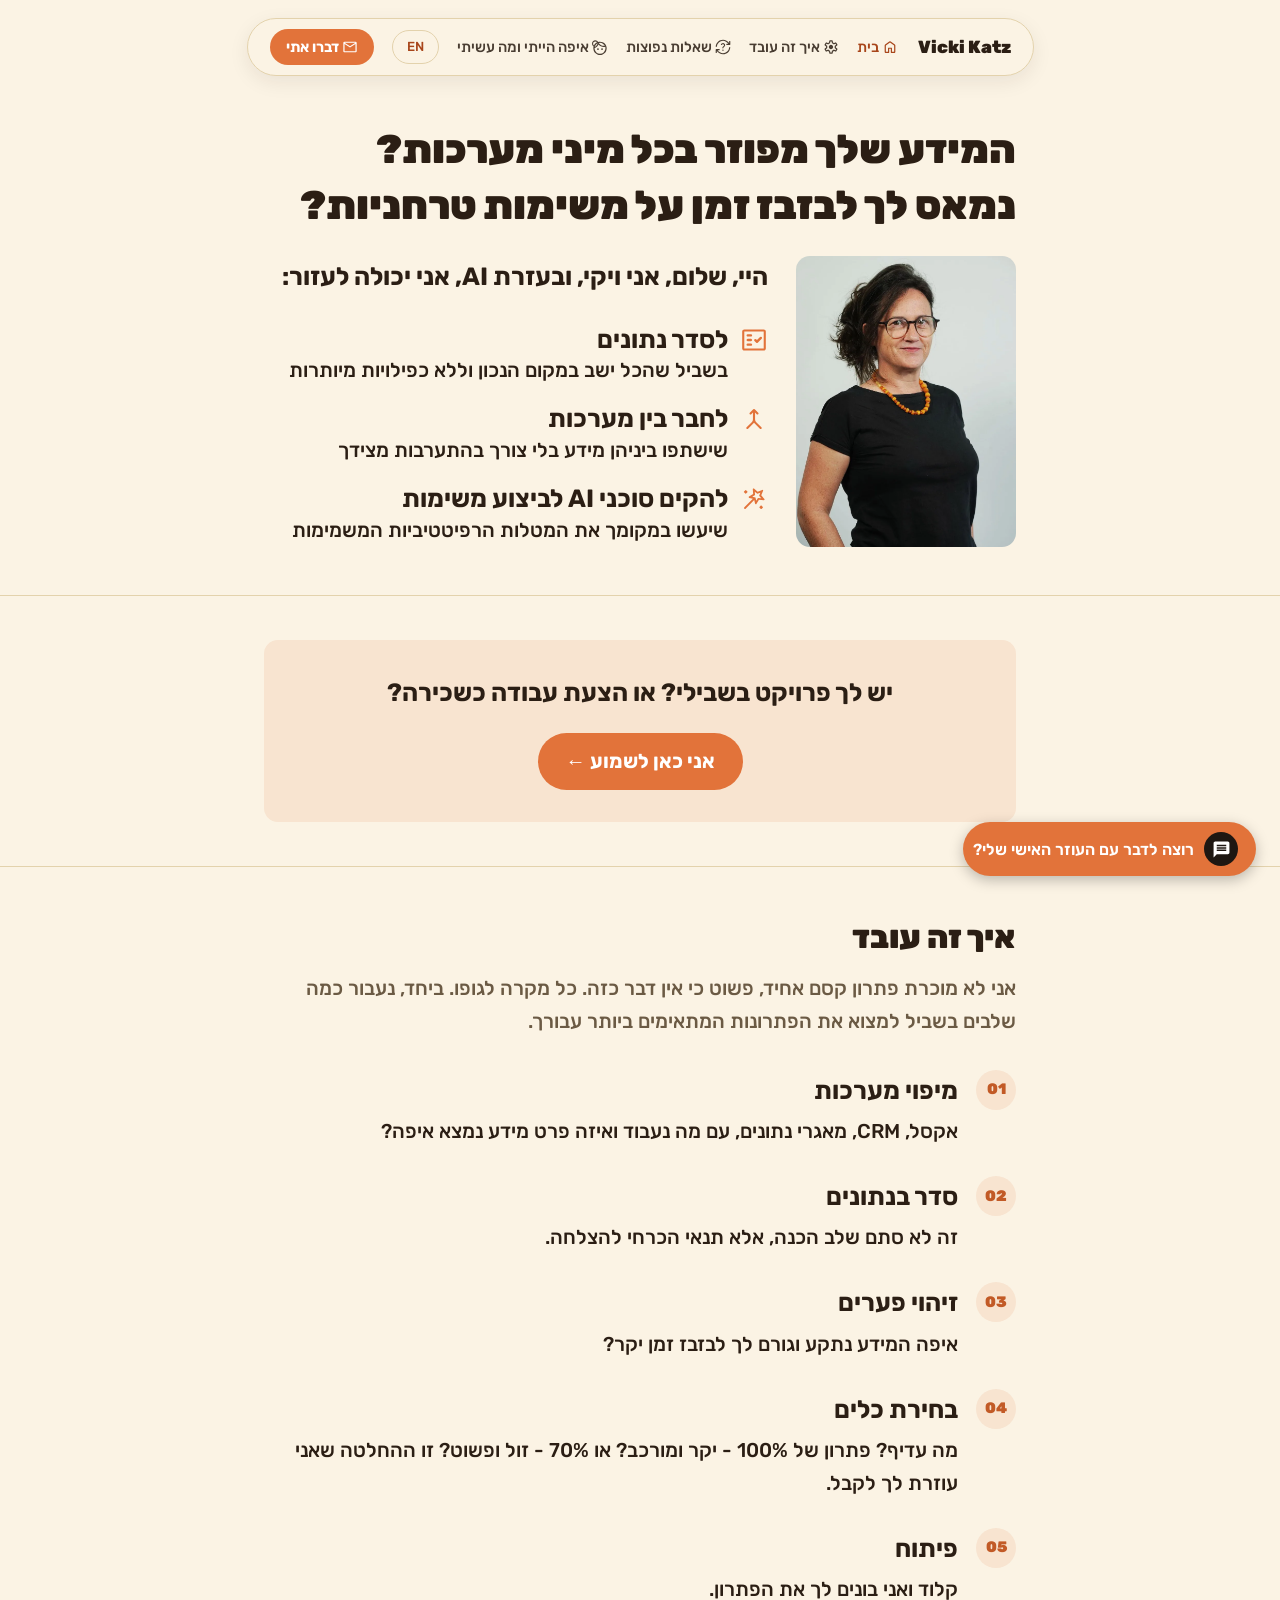
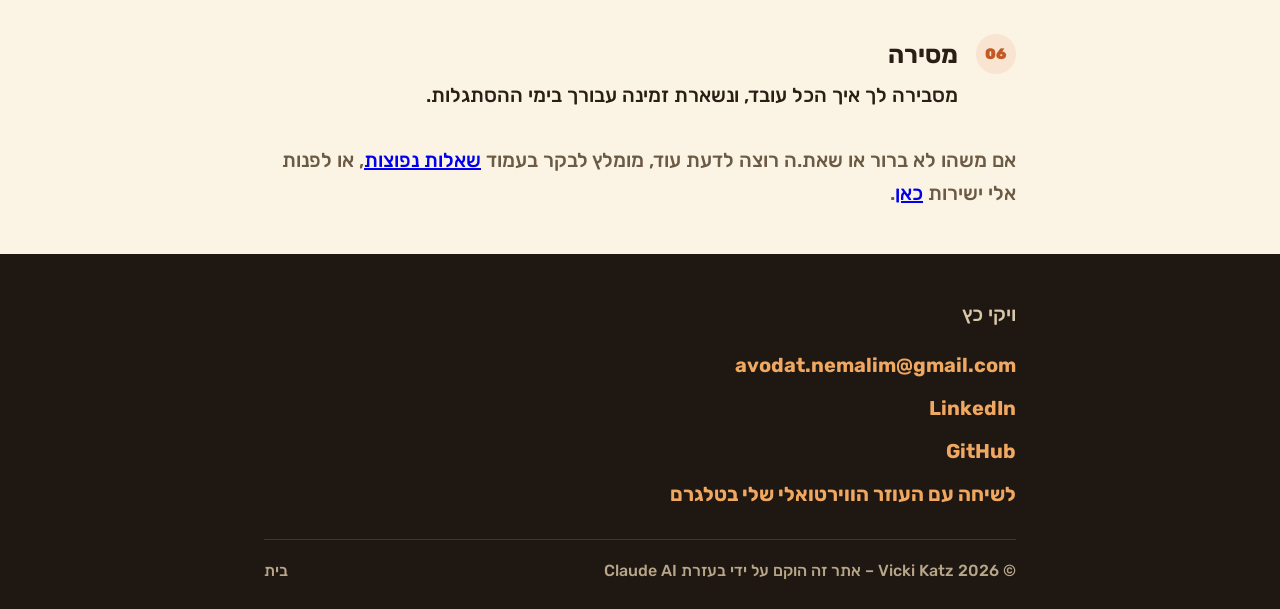
<file: index.html>
<!DOCTYPE html>
<html lang="he" dir="rtl">
<head>
  <meta charset="UTF-8">
  <meta name="viewport" content="width=device-width, initial-scale=1.0, interactive-widget=resizes-content">
  <title>Vicki Katz — מסדרת את הבלגן בין המערכות שלך</title>
  <meta name="description" content="ויקי כץ עוזרת לעסקים קטנים ולעצמאים לסדר מידע מפוזר בין מערכות, ולבנות סוכני AI לביצוע משימות ספציפיות.">
  <link rel="canonical" href="https://vickatz.com/">
  <link rel="alternate" hreflang="he" href="https://vickatz.com/">
  <link rel="alternate" hreflang="en" href="https://vickatz.com/en/index.html">
  <link rel="alternate" hreflang="x-default" href="https://vickatz.com/">
  <meta property="og:type" content="website">
  <meta property="og:locale" content="he_IL">
  <meta property="og:site_name" content="Vicki Katz">
  <meta property="og:url" content="https://vickatz.com/">
  <meta property="og:title" content="Vicki Katz — מסדרת את הבלגן בין המערכות שלך">
  <meta property="og:description" content="ויקי כץ עוזרת לעסקים קטנים ולעצמאים לסדר מידע מפוזר בין מערכות, ולבנות סוכני AI לביצוע משימות ספציפיות.">
  <meta property="og:image" content="https://vickatz.com/pics/og-image.jpg">
  <meta property="og:image:width" content="1200">
  <meta property="og:image:height" content="630">
  <meta name="twitter:card" content="summary_large_image">
  <meta name="twitter:image" content="https://vickatz.com/pics/og-image.jpg">
  <link rel="preconnect" href="https://fonts.googleapis.com">
  <link rel="preconnect" href="https://fonts.gstatic.com" crossorigin>
  <link href="https://fonts.googleapis.com/css2?family=Rubik:wght@400;500;700;900&display=swap" rel="stylesheet">
  <link rel="stylesheet" href="css/style.css?v=19">
  <link rel="icon" type="image/svg+xml" href="favicon.svg">
  <script type="application/ld+json">
  {
    "@context": "https://schema.org",
    "@type": "Person",
    "name": "Vicki Katz",
    "alternateName": "ויקי כץ",
    "url": "https://vickatz.com/",
    "image": "https://vickatz.com/pics/new.jpeg",
    "email": "mailto:avodat.nemalim@gmail.com",
    "jobTitle": "AI Implementation & Systems Integration",
    "sameAs": [
      "https://www.linkedin.com/in/vickatz-avodat-nemalim/",
      "https://github.com/Barbalisious"
    ],
    "knowsAbout": ["AI agents", "Claude API", "Claude MCP", "system integration", "data organization", "automation"]
  }
  </script>
</head>
<body>

  <header class="site-header">
    <div class="container">
      <a class="brand" href="index.html">Vicki Katz</a>
      <nav class="main-nav">
        <a href="#hero" class="nav-link"><svg class="nav-icon" viewBox="0 -960 960 960" fill="currentColor" aria-hidden="true"><path d="M231.72-191.72h130.4v-211.61q0-15.17 10.61-25.77 10.6-10.61 25.77-10.61h163.33q14.79 0 25.42 10.61 10.63 10.6 10.63 25.77v211.61h130.4v-373.22L480-751.05 231.72-564.94v373.22Zm-72.42 0v-373.16q0-17.33 7.38-32.48 7.37-15.15 21.46-25.44l248.28-186.33q19.39-14.58 43.54-14.58t43.62 14.58L771.86-622.8q14.16 10.29 21.58 25.44 7.42 15.15 7.42 32.48v373.16q0 30.11-21.2 51.27-21.2 21.15-51.38 21.15h-163.5q-15.16 0-25.77-10.61-10.6-10.6-10.6-25.77v-214.56h-96.82v214.56q0 15.17-10.62 25.77-10.61 10.61-25.38 10.61H231.58q-29.95 0-51.11-21.15-21.17-21.16-21.17-51.27ZM480-471.76Z"/></svg>בית</a>
        <a href="#services" class="nav-link"><svg class="nav-icon" viewBox="0 -960 960 960" fill="currentColor" aria-hidden="true"><path d="M417.25-79.97q-16.03 0-28.29-10.19-12.26-10.19-14.26-26.39l-13.67-90.07q-15.41-5.79-33.25-15.65-17.85-9.87-30.91-20.16l-81.93 36.66q-15.63 6.91-31.34 1.77-15.71-5.14-24.18-19.64L96.84-334.41q-8.64-13.97-5.11-29.88 3.54-15.92 17.17-26.4l75.43-56.16q-1.43-7.35-1.76-15.9-.34-8.55-.34-17.25 0-6.87.42-16.24.42-9.37 1.84-18.24l-74.93-55.09q-13.86-10.07-17.53-25.94-3.67-15.87 5.31-30.58l62.08-110.19q8.58-14.1 24.37-19.44 15.78-5.34 31.08 1.23l83.64 37.34q11.9-9.81 28.72-19.47 16.81-9.66 33.8-15.44l13.67-91.82q2-16.44 14.34-26.71t28.71-10.27h125q16.03 0 28.29 10.27 12.26 10.27 14.6 26.71l13.48 90.22q15.92 6.04 33.03 15.62 17.1 9.58 29.65 20.89l83.59-37.34q15.3-6.57 30.68-1.23 15.37 5.34 24.18 19.44l62.9 110.19q8.49 14.54 4.82 30.77t-17.2 25.75l-77 55.09q1.09 8.2 1.67 16.82.58 8.62.58 17.66 0 9.04-.62 17.58-.62 8.55-1.8 16.4l76.34 55.09q13.86 9.86 17.36 26.09 3.5 16.22-4.98 30.43l-62.07 110.77q-8.92 14.26-24.7 19.52-15.79 5.26-31.09-1.65l-82.98-37.33q-11.89 10.13-27.71 19.67-15.81 9.53-34.47 16.64l-13.66 90.24q-2.34 16.2-14.6 26.39-12.26 10.19-28.29 10.19h-125.5Zm22.52-72.42h79.51l14.73-110.18q31.91-8 59.68-23.96t50.94-40.09l104.09 45 36.77-66.49-91.44-67.19q3.83-16.32 6.49-32.23 2.66-15.91 2.66-32.47 0-16.74-2.07-32.4-2.08-15.65-7.08-32.3l91.76-67.86-36.43-66.49-104.68 45.33q-21.5-24.22-50.01-41.41-28.52-17.2-60.68-22.79l-13.59-110.36h-80.68l-13.18 110.11q-34.56 7.6-61.78 23.21-27.23 15.6-51.3 40.91l-102.61-45-37.35 66.49 90.37 66.12q-4.33 17.32-6.83 33.34-2.49 16.03-2.49 32.57 0 16.6 2.24 32.75 2.25 16.14 6.58 33.47l-89.87 66.2 37.43 66.49 102.36-44.58q24.41 24.64 52.59 40.59 28.18 15.94 60.66 23.78l13.21 109.44ZM478.84-350q53.77 0 91.77-38.05 38-38.05 38-92T570.57-572q-38.03-38-91.96-38-54.42 0-92.21 38.05-37.79 38.05-37.79 92T386.4-388q37.79 38 92.44 38Zm.99-130.5Z"/></svg>איך זה עובד</a>
        <a href="faq.html" class="nav-link"><svg class="nav-icon" viewBox="0 -960 960 960" fill="currentColor" aria-hidden="true"><path d="M479.76-40.36q-110 0-209.08-59.04-99.09-59.04-160.38-143.5v93.42q0 14.62-10.09 24.53-10.08 9.92-24.36 9.92-14.62 0-24.7-9.92-10.09-9.91-10.09-24.53v-174.93q0-15.33 10.53-25.85 10.52-10.52 25.85-10.52h174.93q14.28 0 24.37 10.08 10.08 10.08 10.08 24.7t-10.08 24.53q-10.09 9.92-24.37 9.92h-91.22q50 73.39 137.86 127.55 87.87 54.17 180.75 54.17 143.41 0 248.7-95.45 105.29-95.45 119.89-236.4 1.41-14.37 11.53-24.46 10.12-10.1 24.9-10.1 13.54 0 23.87 9.52 10.34 9.52 9.34 23.06-7.55 85.2-44.48 158.89-36.92 73.68-95.83 128.05-58.92 54.36-135.43 85.36t-162.49 31Zm.24-809.47q-143.41 0-248.7 95.61-105.29 95.62-119.73 236.57-1.57 14.37-11.69 24.29-10.12 9.93-24.57 9.93-14.11 0-24.2-9.83-10.1-9.83-8.76-24.02 7.06-84.08 43.9-157.48 36.84-73.41 95.68-127.69 58.85-54.28 135.31-85.57Q393.7-919.3 480-919.3q110 0 209.32 59.36 99.33 59.36 160.14 143.51v-93.43q0-14.77 10.13-24.77 10.12-10.01 24.73-10.01 14.61 0 24.61 10.01 10.01 10 10.01 24.77v174.93q0 15.34-10.53 25.69-10.52 10.36-25.52 10.36H707.96q-14.61 0-24.7-9.92-10.08-9.92-10.08-24.53 0-14.62 10.08-24.7 10.09-10.09 24.7-10.09h90.89q-49.89-73.6-138.23-127.66-88.34-54.05-180.62-54.05Zm26.77 588.99q12.51-12.34 12.51-29.73 0-17.38-12.51-29.56-12.51-12.19-29.73-12.19-17.21 0-29.6 12.39t-12.39 29.6q0 17.22 12.39 29.53 12.39 12.3 29.6 12.3 17.22 0 29.73-12.34Zm45.17-230.33q28.26-28.42 42.11-53.47 13.84-25.06 13.84-54.77 0-51.5-36.22-82.53-36.22-31.04-89.65-31.04-40.88 0-73.51 16.81-32.64 16.81-52.7 48.37-7.89 11.64-3.36 24.64 4.53 13.01 17.4 18 12.29 5.07 24.92-.41 12.63-5.48 22.08-16.3 12.36-13.36 28.77-20.88 16.4-7.53 35.52-7.53 26.5 0 44.69 14.84 18.18 14.83 18.18 40.33 0 19.28-11.6 37.07-11.6 17.8-32.13 37.08-30.16 28.13-42.11 46.99-11.95 18.85-14.95 44.43-2.08 13.87 7.6 23.88 9.68 10.02 23.14 10.02 13.54 0 22.76-9.56 9.22-9.56 13.19-23.19 3.74-15.89 13.55-30.19 9.8-14.31 28.48-32.59Z"/></svg>שאלות נפוצות</a>
        <a href="background.html" class="nav-link"><svg class="nav-icon" viewBox="0 -960 960 960" fill="currentColor" aria-hidden="true"><path d="M321.01-321.41q-15.2-15.29-15.2-37.35 0-22.06 15.3-37.26t37.35-15.2q22.06 0 37.26 15.29 15.21 15.3 15.21 37.36t-15.3 37.26q-15.3 15.2-37.35 15.2-22.06 0-37.27-15.3Zm243.93 0q-15.2-15.29-15.2-37.35 0-22.06 15.3-37.26 15.29-15.2 37.35-15.2 22.06 0 37.34 15.29 15.28 15.3 15.28 37.36t-15.37 37.26q-15.38 15.2-37.44 15.2-22.05 0-37.26-15.3ZM480-72.39q136.97 0 232.41-95.26 95.44-95.25 95.44-232.4 0-24.81-3.67-48.43-3.67-23.61-10.33-44.4-20.34 5.16-41.86 7.24-21.53 2.09-46.34 2.09-93.72 0-176.94-38.89T386.56-633.18q-32.85 78.37-93.62 136.85-60.77 58.48-140.31 90.01v6.53q0 137.11 95.26 232.25Q343.15-72.39 480-72.39Zm-82-647.14q73.5 91.03 147.14 130.95 73.64 39.91 162.27 39.91 20.97 0 34.45-1.33 13.47-1.33 29.47-5.5-43.66-77.5-118.97-126T479.87-730q-22.54 0-44.2 3.25Q414-723.5 398-719.53ZM160.33-481q47.84-20.83 102.42-79.25t80.92-140.58q-79.17 37.5-121.42 94.08T160.33-481ZM398-719.5Zm-54.33 18.67ZM120.61-575.06q29.61-60.66 76.62-107.83 47.01-47.17 107.87-77.07-18.04-25.02-45.96-39.76-27.92-14.74-60.86-14.74-55.64 0-94.02 38.52-38.39 38.52-38.39 94.35 0 33.16 14.66 60.9 14.65 27.74 40.08 45.63ZM324.35-31.48Q251.48-63 197.21-117.04q-54.28-54.04-85.72-127.03-31.44-72.98-31.44-155.96 0-29.63 4.28-58.27 4.27-28.64 12.33-55.48-43.33-25.93-69.41-70.08Q1.18-628.02 1.18-681.6q0-82.43 57.43-139.99 57.42-57.56 139.65-57.56 52.7 0 96.98 25.81 44.29 25.81 70.98 69.76 26.85-8.06 55.45-12.33 28.6-4.28 58.83-4.28 82.74 0 155.51 31.59 72.78 31.6 127.04 85.66 54.26 54.06 85.7 127.04 31.44 72.97 31.44 155.95 0 82.97-31.5 155.82t-85.6 127.09q-54.11 54.24-127 85.65Q563.2.03 480.2.03q-82.99 0-155.85-31.51Zm-127.23-651.4Z"/></svg>איפה הייתי ומה עשיתי</a>
        <a class="lang-switch" href="en/index.html">EN</a>
        <a class="nav-cta" href="mailto:avodat.nemalim@gmail.com"><svg class="nav-icon" viewBox="0 -960 960 960" fill="currentColor" aria-hidden="true"><path d="M152.39-159.3q-29.62 0-51.02-21.4-21.4-21.41-21.4-51.02v-496.56q0-29.68 21.4-51.13 21.4-21.45 51.02-21.45h655.22q29.68 0 51.13 21.45 21.45 21.45 21.45 51.13v496.56q0 29.61-21.45 51.02-21.45 21.4-51.13 21.4H152.39Zm655.22-502.84L499.48-461.48q-5.02 2.65-9.6 4.31-4.58 1.66-9.88 1.66-5.3 0-9.88-1.66-4.58-1.66-9.27-4.31L152.39-662.14v430.42h655.22v-430.42ZM480-518.28l324.28-210H156.39l323.61 210ZM152.39-662.14v8.3-47.34.68-27.78 27.62-.89V-653.79v-8.33 430.4-430.42Z"/></svg>דברו אתי</a>
      </nav>
    </div>
  </header>

  <main>
    <section id="hero" class="hero">
      <div class="container">
        <h1>
          <span class="hero-line">המידע שלך מפוזר בכל מיני מערכות?</span>
          <span class="hero-line">נמאס לך לבזבז זמן על משימות טרחניות?</span>
        </h1>
        <div class="hero-content">
          <div class="hero-portrait">
            <picture>
              <source srcset="pics/new.webp" type="image/webp">
              <img src="pics/new.jpeg" alt="ויקי כץ" width="900" height="1125">
            </picture>
          </div>
          <div class="hero-text">
            <h2 class="hero-subhead">היי, שלום, אני ויקי, ובעזרת AI, אני יכולה לעזור:</h2>
            <ul class="hero-services-list">
              <li>
                <span class="service-icon" aria-hidden="true">
                  <svg viewBox="0 -960 960 960" fill="currentColor"><path d="M147.06-119.3q-29.62 0-51.02-21.4-21.4-21.41-21.4-51.02v-576.56q0-29.68 21.4-51.13 21.4-21.45 51.02-21.45h665.88q29.69 0 51.13 21.45 21.45 21.45 21.45 51.13v576.56q0 29.61-21.45 51.02-21.44 21.4-51.13 21.4H147.06Zm0-72.42h665.88v-576.56H147.06v576.56ZM375.82-280q16.84 0 28.42-11.5 11.58-11.5 11.58-28.5t-11.58-28.5Q392.66-360 375.82-360H264.08q-17 0-28.5 11.5t-11.5 28.5q0 17 11.5 28.5t28.5 11.5h111.74Zm206.26-196.33-29.06-29q-12.02-12-28.02-11.5t-28 12.5q-11 12-11.5 28t11.5 28l59.41 59.07q11 11.19 25.7 11.19t25.58-10.89l136.05-136.11q12-12 12-28t-12-28q-12-12-28.5-12t-28.52 12.04l-104.64 104.7ZM375.82-440q16.84 0 28.42-11.5 11.58-11.5 11.58-28.5t-11.58-28.5Q392.66-520 375.82-520H264.08q-17 0-28.5 11.5t-11.5 28.5q0 17 11.5 28.5t28.5 11.5h111.74Zm0-160q16.84 0 28.42-11.5 11.58-11.5 11.58-28.5t-11.58-28.5Q392.66-680 375.82-680H264.08q-17 0-28.5 11.5t-11.5 28.5q0 17 11.5 28.5t28.5 11.5h111.74ZM147.06-191.72v-576.56 576.56Z"/></svg>
                </span>
                <span class="service-text"><strong>לסדר נתונים</strong>בשביל שהכל ישב במקום הנכון וללא כפילויות מיותרות</span>
              </li>
              <li>
                <span class="service-icon" aria-hidden="true">
                  <svg viewBox="0 -960 960 960" fill="currentColor"><path d="m480-347.29-202.8 202.8q-10.52 10.68-25.06 10.64-14.54-.03-25.31-11.14-11.03-10.69-11.03-25.03 0-14.33 11.03-25.52l175.65-175.81q23.2-22.87 32.34-45.62 9.14-22.74 9.14-58.86v-226.49l-56.82 56.81q-10.85 10.68-25.18 10.68-14.34 0-25.19-11.01-11.02-11.02-11.02-25.36t11.02-25.52l117.64-117.64q10.85-10.85 25.59-10.85t25.93 10.85l117.8 118.14q10.52 10.68 10.69 25.1.17 14.42-10.69 25.28-11.02 11.18-25.44 11.22-14.41.04-25.1-10.98l-56.81-56.72v226.49q0 36.12 8.97 58.86 8.97 22.75 32.17 45.62l176.15 175.98q10.53 11.02 10.65 25.39.13 14.37-10.65 24.99-11.02 11.18-25.43 11.18-14.42 0-25.44-11.18L480-347.29Z"/></svg>
                </span>
                <span class="service-text"><strong>לחבר בין מערכות</strong>שישתפו ביניהן מידע בלי צורך בהתערבות מצידך</span>
              </li>
              <li>
                <span class="service-icon" aria-hidden="true">
                  <svg viewBox="0 -960 960 960" fill="currentColor"><path d="m649.74-451.33-88.41 142.16q-8.29 14-23.73 11-15.43-3-19.43-18.16L487-442.83 193.36-149.86q-9.69 9.69-22.19 9.53-12.5-.17-22-9.5-9.67-9.34-9.67-22.17 0-12.83 9.69-22.54l292.48-292.63L315.5-518.5q-15.5-4-18.08-19.25-2.59-15.25 11.08-23.92l142.17-88.73-11.5-167.1q-1.34-15.52 12.75-22.84 14.08-7.33 26.25 3.01L606-729.67 761-792q14.67-5.83 25.5 5.3 10.83 11.13 5.33 25.7l-63 155 107.84 128q10.33 12.17 3.34 26.25T817.5-439l-167.76-12.33ZM138.07-712.54q-4.9-4.91-4.9-11.19 0-6.27 4.83-11.44l47.2-46.8q4.92-4.86 11.19-4.86 6.28 0 11.44 4.83l46 46q4.84 4.98 4.84 11.33 0 6.36-4.84 11.34l-47.16 46.83q-4.84 5.17-11.34 5.17T184-666.5l-45.93-46.04ZM557-422.17l58.77-95 112.06 8.34-72.66-85.67L697-698l-103.5 41.83-85.67-72.5 8.34 112.02-95 59.15L530-530.33l27 108.16ZM713.33-138l-46.59-46.6q-4.91-4.9-4.82-11.4.08-6.5 5.25-11.33l46.03-45.93q4.92-4.91 11.19-4.91 6.28 0 11.44 4.84l46.6 46.59q4.9 4.91 4.65 11.41t-5.15 11.4L736-138q-4.98 4.83-11.33 4.83-6.36 0-11.34-4.83Zm-138.5-437.83Z"/></svg>
                </span>
                <span class="service-text"><strong>להקים סוכני AI לביצוע משימות</strong>שיעשו במקומך את המטלות הרפיטטיביות המשמימות</span>
              </li>
            </ul>
          </div>
        </div>
      </div>
    </section>

    <section id="contact" class="contact-box">
      <div class="container">
        <div class="contact-card">
          <p>יש לך פרויקט בשבילי? או הצעת עבודה כשכירה?</p>
          <a class="btn" href="mailto:avodat.nemalim@gmail.com">אני כאן לשמוע ←</a>
        </div>
      </div>
    </section>

    <section id="services" class="steps-section">
      <div class="container">
        <div class="steps-header">
          <h2>איך זה עובד</h2>
          <p>אני לא מוכרת פתרון קסם אחיד, פשוט כי אין דבר כזה. כל מקרה לגופו. ביחד, נעבור כמה שלבים בשביל למצוא את הפתרונות המתאימים ביותר עבורך.</p>
        </div>
        <div class="steps-list">
          <div class="step-item">
            <span class="step-num">01</span>
            <div class="step-body">
              <h3>מיפוי מערכות</h3>
              <p>אקסל, CRM, מאגרי נתונים, עם מה נעבוד ואיזה פרט מידע נמצא איפה?</p>
            </div>
          </div>
          <div class="step-item">
            <span class="step-num">02</span>
            <div class="step-body">
              <h3>סדר בנתונים</h3>
              <p>זה לא סתם שלב הכנה, אלא תנאי הכרחי להצלחה.</p>
            </div>
          </div>
          <div class="step-item">
            <span class="step-num">03</span>
            <div class="step-body">
              <h3>זיהוי פערים</h3>
              <p>איפה המידע נתקע וגורם לך לבזבז זמן יקר?</p>
            </div>
          </div>
          <div class="step-item">
            <span class="step-num">04</span>
            <div class="step-body">
              <h3>בחירת כלים</h3>
              <p>מה עדיף? פתרון של 100% - יקר ומורכב? או 70% - זול ופשוט? זו ההחלטה שאני עוזרת לך לקבל.</p>
            </div>
          </div>
          <div class="step-item">
            <span class="step-num">05</span>
            <div class="step-body">
              <h3>פיתוח</h3>
              <p>קלוד ואני בונים לך את הפתרון.</p>
            </div>
          </div>
          <div class="step-item">
            <span class="step-num">06</span>
            <div class="step-body">
              <h3>מסירה</h3>
              <p>מסבירה לך איך הכל עובד, ונשארת זמינה עבורך בימי ההסתגלות.</p>
            </div>
          </div>
        </div>
        <p class="steps-followup">אם משהו לא ברור או שאת.ה רוצה לדעת עוד, מומלץ לבקר בעמוד <a href="faq.html">שאלות נפוצות</a>, או לפנות אלי ישירות <a href="mailto:avodat.nemalim@gmail.com">כאן</a>.</p>
      </div>
    </section>
  </main>

  <footer class="site-footer">
    <div class="container">
      <p class="footer-lead">ויקי כץ</p>
      <ul class="contact-list">
        <li><a href="mailto:avodat.nemalim@gmail.com">avodat.nemalim@gmail.com</a></li>
        <li><a href="https://www.linkedin.com/in/vickatz-avodat-nemalim/" target="_blank" rel="noopener">LinkedIn</a></li>
        <li><a href="https://github.com/Barbalisious" target="_blank" rel="noopener">GitHub</a></li>
        <li><a href="https://t.me/Robot_dinero_bot" target="_blank" rel="noopener">לשיחה עם העוזר הווירטואלי שלי בטלגרם</a></li>
      </ul>
      <div class="footer-bottom">
        <span>© 2026 Vicki Katz – אתר זה הוקם על ידי בעזרת Claude AI</span>
        <a href="index.html">בית</a>
      </div>
    </div>
  </footer>

  <button type="button" id="webchat-cta-banner" class="chat-cta-banner">
    <span class="chat-cta-icon">
      <svg viewBox="0 -960 960 960" fill="currentColor" aria-hidden="true"><path d="M240-400h480v-80H240v80Zm0-120h480v-80H240v80Zm0-120h480v-80H240v80ZM80-80v-720q0-33 23.5-56.5T160-880h640q33 0 56.5 23.5T880-800v480q0 33-23.5 56.5T800-240H240L80-80Z"/></svg>
    </span>
    <span>רוצה לדבר עם העוזר האישי שלי?</span>
  </button>

  <script src="js/scrollspy.js" defer></script>
  <script src="js/webchat-widget.js?v=19" defer></script>
</body>
</html>
</file>
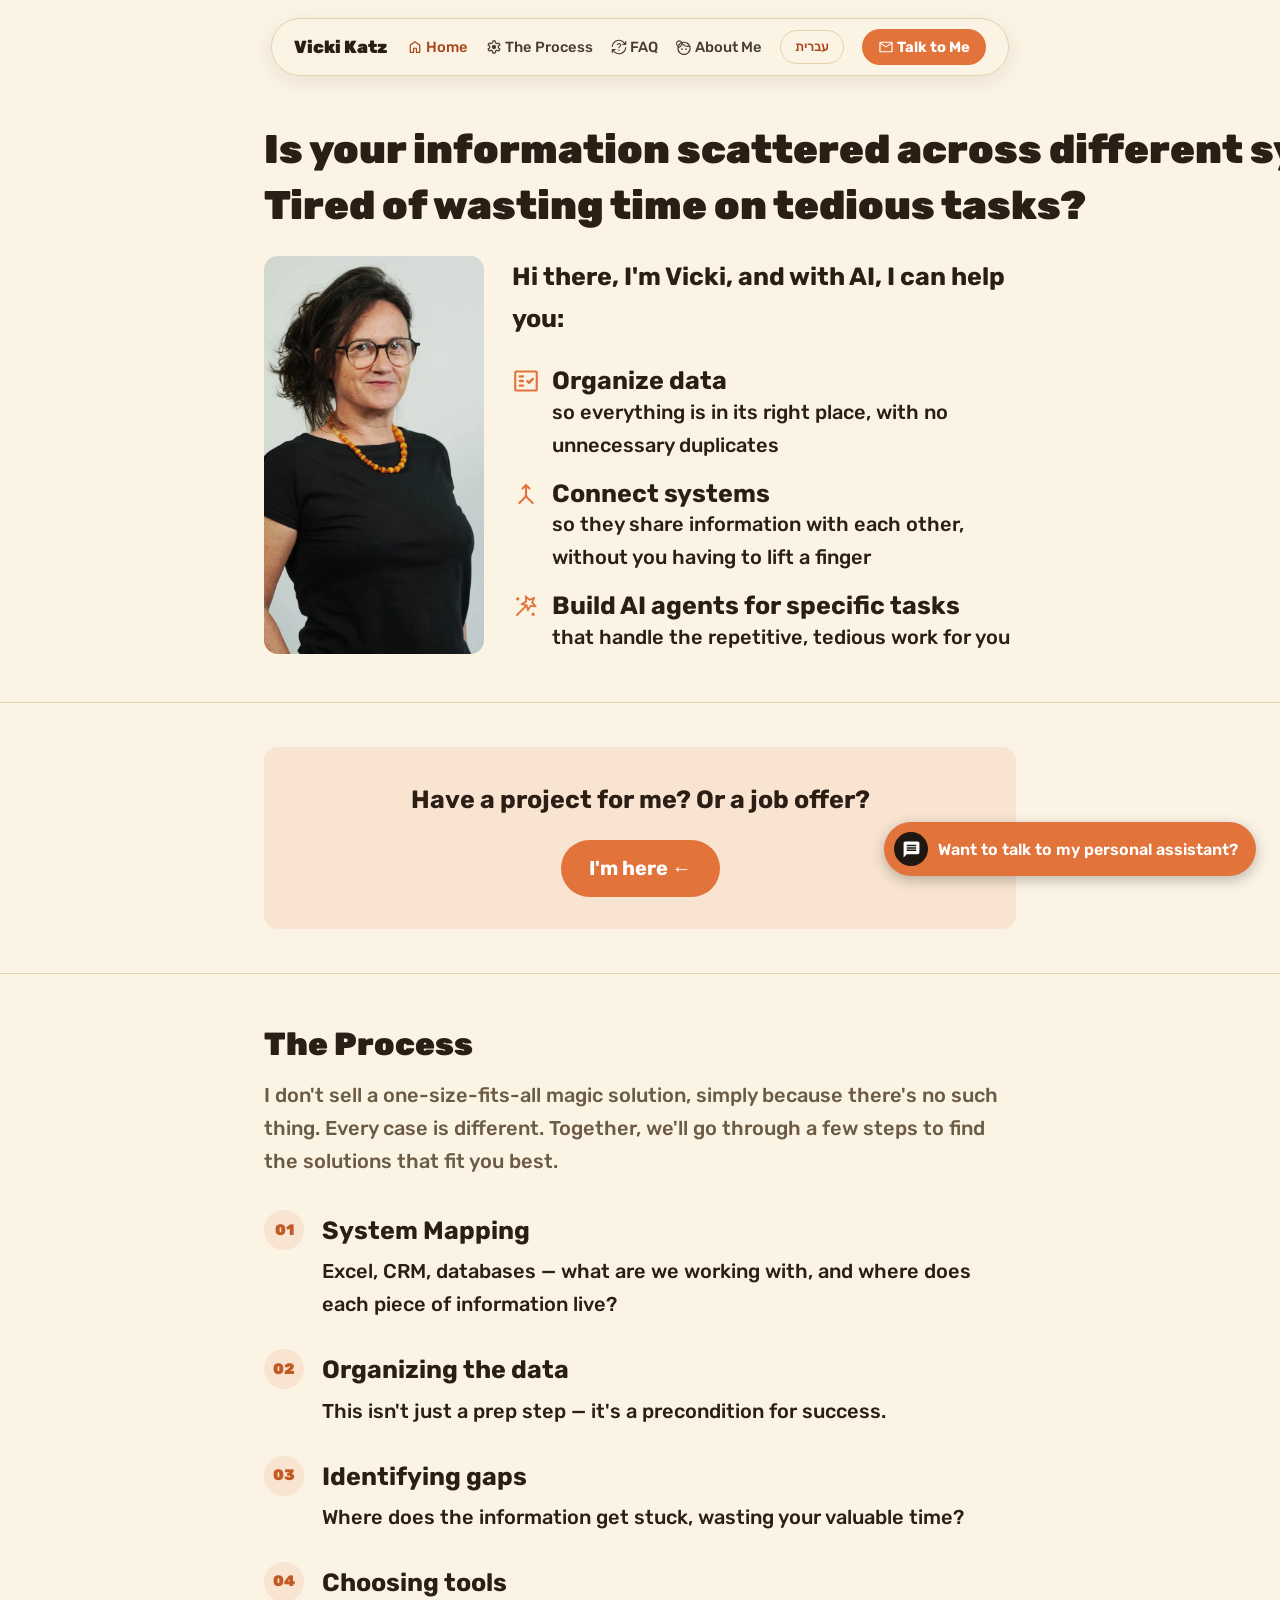
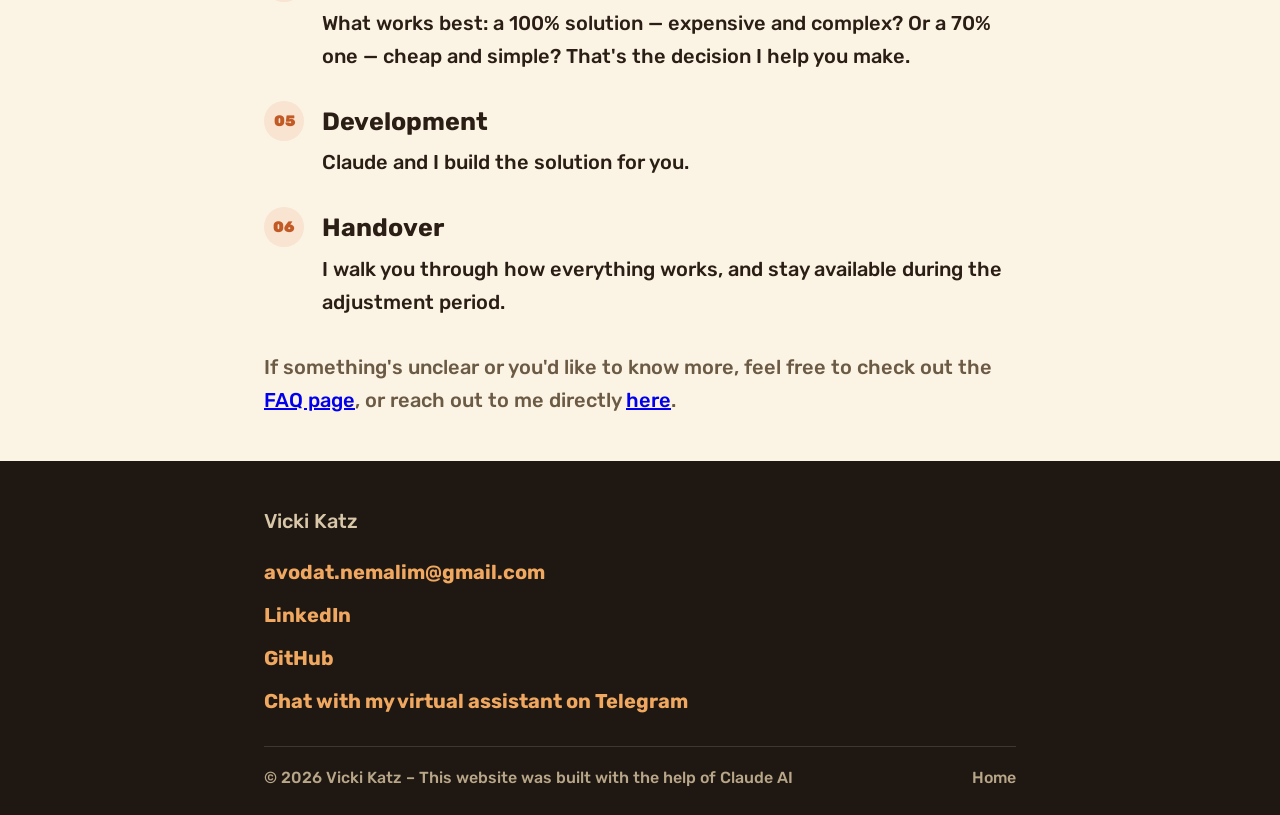
<file: en/index.html>
<!DOCTYPE html>
<html lang="en" dir="ltr">
<head>
  <meta charset="UTF-8">
  <meta name="viewport" content="width=device-width, initial-scale=1.0, interactive-widget=resizes-content">
  <title>Vicki Katz — Sorting Out the Chaos Between Your Systems</title>
  <meta name="description" content="Vicki Katz helps small businesses and freelancers organize information scattered across systems, and builds AI agents for specific tasks.">
  <link rel="canonical" href="https://vickatz.com/en/index.html">
  <link rel="alternate" hreflang="he" href="https://vickatz.com/">
  <link rel="alternate" hreflang="en" href="https://vickatz.com/en/index.html">
  <link rel="alternate" hreflang="x-default" href="https://vickatz.com/">
  <meta property="og:type" content="website">
  <meta property="og:locale" content="en_US">
  <meta property="og:site_name" content="Vicki Katz">
  <meta property="og:url" content="https://vickatz.com/en/index.html">
  <meta property="og:title" content="Vicki Katz — Sorting Out the Chaos Between Your Systems">
  <meta property="og:description" content="Vicki Katz helps small businesses and freelancers organize information scattered across systems, and builds AI agents for specific tasks.">
  <meta property="og:image" content="https://vickatz.com/pics/og-image.jpg">
  <meta property="og:image:width" content="1200">
  <meta property="og:image:height" content="630">
  <meta name="twitter:card" content="summary_large_image">
  <meta name="twitter:image" content="https://vickatz.com/pics/og-image.jpg">
  <link rel="preconnect" href="https://fonts.googleapis.com">
  <link rel="preconnect" href="https://fonts.gstatic.com" crossorigin>
  <link href="https://fonts.googleapis.com/css2?family=Rubik:wght@400;500;700;900&display=swap" rel="stylesheet">
  <link rel="stylesheet" href="../css/style.css?v=19">
  <link rel="icon" type="image/svg+xml" href="../favicon.svg">
  <script type="application/ld+json">
  {
    "@context": "https://schema.org",
    "@type": "Person",
    "name": "Vicki Katz",
    "url": "https://vickatz.com/en/index.html",
    "image": "https://vickatz.com/pics/new.jpeg",
    "email": "mailto:avodat.nemalim@gmail.com",
    "jobTitle": "AI Implementation & Systems Integration",
    "sameAs": [
      "https://www.linkedin.com/in/vickatz-avodat-nemalim/",
      "https://github.com/Barbalisious"
    ],
    "knowsAbout": ["AI agents", "Claude API", "Claude MCP", "system integration", "data organization", "automation"]
  }
  </script>
</head>
<body>

  <header class="site-header">
    <div class="container">
      <a class="brand" href="index.html">Vicki Katz</a>
      <nav class="main-nav">
        <a href="#hero" class="nav-link"><svg class="nav-icon" viewBox="0 -960 960 960" fill="currentColor" aria-hidden="true"><path d="M231.72-191.72h130.4v-211.61q0-15.17 10.61-25.77 10.6-10.61 25.77-10.61h163.33q14.79 0 25.42 10.61 10.63 10.6 10.63 25.77v211.61h130.4v-373.22L480-751.05 231.72-564.94v373.22Zm-72.42 0v-373.16q0-17.33 7.38-32.48 7.37-15.15 21.46-25.44l248.28-186.33q19.39-14.58 43.54-14.58t43.62 14.58L771.86-622.8q14.16 10.29 21.58 25.44 7.42 15.15 7.42 32.48v373.16q0 30.11-21.2 51.27-21.2 21.15-51.38 21.15h-163.5q-15.16 0-25.77-10.61-10.6-10.6-10.6-25.77v-214.56h-96.82v214.56q0 15.17-10.62 25.77-10.61 10.61-25.38 10.61H231.58q-29.95 0-51.11-21.15-21.17-21.16-21.17-51.27ZM480-471.76Z"/></svg>Home</a>
        <a href="#services" class="nav-link"><svg class="nav-icon" viewBox="0 -960 960 960" fill="currentColor" aria-hidden="true"><path d="M417.25-79.97q-16.03 0-28.29-10.19-12.26-10.19-14.26-26.39l-13.67-90.07q-15.41-5.79-33.25-15.65-17.85-9.87-30.91-20.16l-81.93 36.66q-15.63 6.91-31.34 1.77-15.71-5.14-24.18-19.64L96.84-334.41q-8.64-13.97-5.11-29.88 3.54-15.92 17.17-26.4l75.43-56.16q-1.43-7.35-1.76-15.9-.34-8.55-.34-17.25 0-6.87.42-16.24.42-9.37 1.84-18.24l-74.93-55.09q-13.86-10.07-17.53-25.94-3.67-15.87 5.31-30.58l62.08-110.19q8.58-14.1 24.37-19.44 15.78-5.34 31.08 1.23l83.64 37.34q11.9-9.81 28.72-19.47 16.81-9.66 33.8-15.44l13.67-91.82q2-16.44 14.34-26.71t28.71-10.27h125q16.03 0 28.29 10.27 12.26 10.27 14.6 26.71l13.48 90.22q15.92 6.04 33.03 15.62 17.1 9.58 29.65 20.89l83.59-37.34q15.3-6.57 30.68-1.23 15.37 5.34 24.18 19.44l62.9 110.19q8.49 14.54 4.82 30.77t-17.2 25.75l-77 55.09q1.09 8.2 1.67 16.82.58 8.62.58 17.66 0 9.04-.62 17.58-.62 8.55-1.8 16.4l76.34 55.09q13.86 9.86 17.36 26.09 3.5 16.22-4.98 30.43l-62.07 110.77q-8.92 14.26-24.7 19.52-15.79 5.26-31.09-1.65l-82.98-37.33q-11.89 10.13-27.71 19.67-15.81 9.53-34.47 16.64l-13.66 90.24q-2.34 16.2-14.6 26.39-12.26 10.19-28.29 10.19h-125.5Zm22.52-72.42h79.51l14.73-110.18q31.91-8 59.68-23.96t50.94-40.09l104.09 45 36.77-66.49-91.44-67.19q3.83-16.32 6.49-32.23 2.66-15.91 2.66-32.47 0-16.74-2.07-32.4-2.08-15.65-7.08-32.3l91.76-67.86-36.43-66.49-104.68 45.33q-21.5-24.22-50.01-41.41-28.52-17.2-60.68-22.79l-13.59-110.36h-80.68l-13.18 110.11q-34.56 7.6-61.78 23.21-27.23 15.6-51.3 40.91l-102.61-45-37.35 66.49 90.37 66.12q-4.33 17.32-6.83 33.34-2.49 16.03-2.49 32.57 0 16.6 2.24 32.75 2.25 16.14 6.58 33.47l-89.87 66.2 37.43 66.49 102.36-44.58q24.41 24.64 52.59 40.59 28.18 15.94 60.66 23.78l13.21 109.44ZM478.84-350q53.77 0 91.77-38.05 38-38.05 38-92T570.57-572q-38.03-38-91.96-38-54.42 0-92.21 38.05-37.79 38.05-37.79 92T386.4-388q37.79 38 92.44 38Zm.99-130.5Z"/></svg>The Process</a>
        <a href="faq.html" class="nav-link"><svg class="nav-icon" viewBox="0 -960 960 960" fill="currentColor" aria-hidden="true"><path d="M479.76-40.36q-110 0-209.08-59.04-99.09-59.04-160.38-143.5v93.42q0 14.62-10.09 24.53-10.08 9.92-24.36 9.92-14.62 0-24.7-9.92-10.09-9.91-10.09-24.53v-174.93q0-15.33 10.53-25.85 10.52-10.52 25.85-10.52h174.93q14.28 0 24.37 10.08 10.08 10.08 10.08 24.7t-10.08 24.53q-10.09 9.92-24.37 9.92h-91.22q50 73.39 137.86 127.55 87.87 54.17 180.75 54.17 143.41 0 248.7-95.45 105.29-95.45 119.89-236.4 1.41-14.37 11.53-24.46 10.12-10.1 24.9-10.1 13.54 0 23.87 9.52 10.34 9.52 9.34 23.06-7.55 85.2-44.48 158.89-36.92 73.68-95.83 128.05-58.92 54.36-135.43 85.36t-162.49 31Zm.24-809.47q-143.41 0-248.7 95.61-105.29 95.62-119.73 236.57-1.57 14.37-11.69 24.29-10.12 9.93-24.57 9.93-14.11 0-24.2-9.83-10.1-9.83-8.76-24.02 7.06-84.08 43.9-157.48 36.84-73.41 95.68-127.69 58.85-54.28 135.31-85.57Q393.7-919.3 480-919.3q110 0 209.32 59.36 99.33 59.36 160.14 143.51v-93.43q0-14.77 10.13-24.77 10.12-10.01 24.73-10.01 14.61 0 24.61 10.01 10.01 10 10.01 24.77v174.93q0 15.34-10.53 25.69-10.52 10.36-25.52 10.36H707.96q-14.61 0-24.7-9.92-10.08-9.92-10.08-24.53 0-14.62 10.08-24.7 10.09-10.09 24.7-10.09h90.89q-49.89-73.6-138.23-127.66-88.34-54.05-180.62-54.05Zm26.77 588.99q12.51-12.34 12.51-29.73 0-17.38-12.51-29.56-12.51-12.19-29.73-12.19-17.21 0-29.6 12.39t-12.39 29.6q0 17.22 12.39 29.53 12.39 12.3 29.6 12.3 17.22 0 29.73-12.34Zm45.17-230.33q28.26-28.42 42.11-53.47 13.84-25.06 13.84-54.77 0-51.5-36.22-82.53-36.22-31.04-89.65-31.04-40.88 0-73.51 16.81-32.64 16.81-52.7 48.37-7.89 11.64-3.36 24.64 4.53 13.01 17.4 18 12.29 5.07 24.92-.41 12.63-5.48 22.08-16.3 12.36-13.36 28.77-20.88 16.4-7.53 35.52-7.53 26.5 0 44.69 14.84 18.18 14.83 18.18 40.33 0 19.28-11.6 37.07-11.6 17.8-32.13 37.08-30.16 28.13-42.11 46.99-11.95 18.85-14.95 44.43-2.08 13.87 7.6 23.88 9.68 10.02 23.14 10.02 13.54 0 22.76-9.56 9.22-9.56 13.19-23.19 3.74-15.89 13.55-30.19 9.8-14.31 28.48-32.59Z"/></svg>FAQ</a>
        <a href="background.html" class="nav-link"><svg class="nav-icon" viewBox="0 -960 960 960" fill="currentColor" aria-hidden="true"><path d="M321.01-321.41q-15.2-15.29-15.2-37.35 0-22.06 15.3-37.26t37.35-15.2q22.06 0 37.26 15.29 15.21 15.3 15.21 37.36t-15.3 37.26q-15.3 15.2-37.35 15.2-22.06 0-37.27-15.3Zm243.93 0q-15.2-15.29-15.2-37.35 0-22.06 15.3-37.26 15.29-15.2 37.35-15.2 22.06 0 37.34 15.29 15.28 15.3 15.28 37.36t-15.37 37.26q-15.38 15.2-37.44 15.2-22.05 0-37.26-15.3ZM480-72.39q136.97 0 232.41-95.26 95.44-95.25 95.44-232.4 0-24.81-3.67-48.43-3.67-23.61-10.33-44.4-20.34 5.16-41.86 7.24-21.53 2.09-46.34 2.09-93.72 0-176.94-38.89T386.56-633.18q-32.85 78.37-93.62 136.85-60.77 58.48-140.31 90.01v6.53q0 137.11 95.26 232.25Q343.15-72.39 480-72.39Zm-82-647.14q73.5 91.03 147.14 130.95 73.64 39.91 162.27 39.91 20.97 0 34.45-1.33 13.47-1.33 29.47-5.5-43.66-77.5-118.97-126T479.87-730q-22.54 0-44.2 3.25Q414-723.5 398-719.53ZM160.33-481q47.84-20.83 102.42-79.25t80.92-140.58q-79.17 37.5-121.42 94.08T160.33-481ZM398-719.5Zm-54.33 18.67ZM120.61-575.06q29.61-60.66 76.62-107.83 47.01-47.17 107.87-77.07-18.04-25.02-45.96-39.76-27.92-14.74-60.86-14.74-55.64 0-94.02 38.52-38.39 38.52-38.39 94.35 0 33.16 14.66 60.9 14.65 27.74 40.08 45.63ZM324.35-31.48Q251.48-63 197.21-117.04q-54.28-54.04-85.72-127.03-31.44-72.98-31.44-155.96 0-29.63 4.28-58.27 4.27-28.64 12.33-55.48-43.33-25.93-69.41-70.08Q1.18-628.02 1.18-681.6q0-82.43 57.43-139.99 57.42-57.56 139.65-57.56 52.7 0 96.98 25.81 44.29 25.81 70.98 69.76 26.85-8.06 55.45-12.33 28.6-4.28 58.83-4.28 82.74 0 155.51 31.59 72.78 31.6 127.04 85.66 54.26 54.06 85.7 127.04 31.44 72.97 31.44 155.95 0 82.97-31.5 155.82t-85.6 127.09q-54.11 54.24-127 85.65Q563.2.03 480.2.03q-82.99 0-155.85-31.51Zm-127.23-651.4Z"/></svg>About Me</a>
        <a class="lang-switch" href="../index.html">עברית</a>
        <a class="nav-cta" href="mailto:avodat.nemalim@gmail.com"><svg class="nav-icon" viewBox="0 -960 960 960" fill="currentColor" aria-hidden="true"><path d="M152.39-159.3q-29.62 0-51.02-21.4-21.4-21.41-21.4-51.02v-496.56q0-29.68 21.4-51.13 21.4-21.45 51.02-21.45h655.22q29.68 0 51.13 21.45 21.45 21.45 21.45 51.13v496.56q0 29.61-21.45 51.02-21.45 21.4-51.13 21.4H152.39Zm655.22-502.84L499.48-461.48q-5.02 2.65-9.6 4.31-4.58 1.66-9.88 1.66-5.3 0-9.88-1.66-4.58-1.66-9.27-4.31L152.39-662.14v430.42h655.22v-430.42ZM480-518.28l324.28-210H156.39l323.61 210ZM152.39-662.14v8.3-47.34.68-27.78 27.62-.89V-653.79v-8.33 430.4-430.42Z"/></svg>Talk to Me</a>
      </nav>
    </div>
  </header>

  <main>
    <section id="hero" class="hero">
      <div class="container">
        <h1>
          <span class="hero-line">Is your information scattered across different systems?</span>
          <span class="hero-line">Tired of wasting time on tedious tasks?</span>
        </h1>
        <div class="hero-content">
          <div class="hero-portrait">
            <picture>
              <source srcset="../pics/new.webp" type="image/webp">
              <img src="../pics/new.jpeg" alt="Vicki Katz" width="900" height="1125">
            </picture>
          </div>
          <div class="hero-text">
            <h2 class="hero-subhead">Hi there, I'm Vicki, and with AI, I can help you:</h2>
            <ul class="hero-services-list">
              <li>
                <span class="service-icon" aria-hidden="true">
                  <svg viewBox="0 -960 960 960" fill="currentColor"><path d="M147.06-119.3q-29.62 0-51.02-21.4-21.4-21.41-21.4-51.02v-576.56q0-29.68 21.4-51.13 21.4-21.45 51.02-21.45h665.88q29.69 0 51.13 21.45 21.45 21.45 21.45 51.13v576.56q0 29.61-21.45 51.02-21.44 21.4-51.13 21.4H147.06Zm0-72.42h665.88v-576.56H147.06v576.56ZM375.82-280q16.84 0 28.42-11.5 11.58-11.5 11.58-28.5t-11.58-28.5Q392.66-360 375.82-360H264.08q-17 0-28.5 11.5t-11.5 28.5q0 17 11.5 28.5t28.5 11.5h111.74Zm206.26-196.33-29.06-29q-12.02-12-28.02-11.5t-28 12.5q-11 12-11.5 28t11.5 28l59.41 59.07q11 11.19 25.7 11.19t25.58-10.89l136.05-136.11q12-12 12-28t-12-28q-12-12-28.5-12t-28.52 12.04l-104.64 104.7ZM375.82-440q16.84 0 28.42-11.5 11.58-11.5 11.58-28.5t-11.58-28.5Q392.66-520 375.82-520H264.08q-17 0-28.5 11.5t-11.5 28.5q0 17 11.5 28.5t28.5 11.5h111.74Zm0-160q16.84 0 28.42-11.5 11.58-11.5 11.58-28.5t-11.58-28.5Q392.66-680 375.82-680H264.08q-17 0-28.5 11.5t-11.5 28.5q0 17 11.5 28.5t28.5 11.5h111.74ZM147.06-191.72v-576.56 576.56Z"/></svg>
                </span>
                <span class="service-text"><strong>Organize data</strong>so everything is in its right place, with no unnecessary duplicates</span>
              </li>
              <li>
                <span class="service-icon" aria-hidden="true">
                  <svg viewBox="0 -960 960 960" fill="currentColor"><path d="m480-347.29-202.8 202.8q-10.52 10.68-25.06 10.64-14.54-.03-25.31-11.14-11.03-10.69-11.03-25.03 0-14.33 11.03-25.52l175.65-175.81q23.2-22.87 32.34-45.62 9.14-22.74 9.14-58.86v-226.49l-56.82 56.81q-10.85 10.68-25.18 10.68-14.34 0-25.19-11.01-11.02-11.02-11.02-25.36t11.02-25.52l117.64-117.64q10.85-10.85 25.59-10.85t25.93 10.85l117.8 118.14q10.52 10.68 10.69 25.1.17 14.42-10.69 25.28-11.02 11.18-25.44 11.22-14.41.04-25.1-10.98l-56.81-56.72v226.49q0 36.12 8.97 58.86 8.97 22.75 32.17 45.62l176.15 175.98q10.53 11.02 10.65 25.39.13 14.37-10.65 24.99-11.02 11.18-25.43 11.18-14.42 0-25.44-11.18L480-347.29Z"/></svg>
                </span>
                <span class="service-text"><strong>Connect systems</strong>so they share information with each other, without you having to lift a finger</span>
              </li>
              <li>
                <span class="service-icon" aria-hidden="true">
                  <svg viewBox="0 -960 960 960" fill="currentColor"><path d="m649.74-451.33-88.41 142.16q-8.29 14-23.73 11-15.43-3-19.43-18.16L487-442.83 193.36-149.86q-9.69 9.69-22.19 9.53-12.5-.17-22-9.5-9.67-9.34-9.67-22.17 0-12.83 9.69-22.54l292.48-292.63L315.5-518.5q-15.5-4-18.08-19.25-2.59-15.25 11.08-23.92l142.17-88.73-11.5-167.1q-1.34-15.52 12.75-22.84 14.08-7.33 26.25 3.01L606-729.67 761-792q14.67-5.83 25.5 5.3 10.83 11.13 5.33 25.7l-63 155 107.84 128q10.33 12.17 3.34 26.25T817.5-439l-167.76-12.33ZM138.07-712.54q-4.9-4.91-4.9-11.19 0-6.27 4.83-11.44l47.2-46.8q4.92-4.86 11.19-4.86 6.28 0 11.44 4.83l46 46q4.84 4.98 4.84 11.33 0 6.36-4.84 11.34l-47.16 46.83q-4.84 5.17-11.34 5.17T184-666.5l-45.93-46.04ZM557-422.17l58.77-95 112.06 8.34-72.66-85.67L697-698l-103.5 41.83-85.67-72.5 8.34 112.02-95 59.15L530-530.33l27 108.16ZM713.33-138l-46.59-46.6q-4.91-4.9-4.82-11.4.08-6.5 5.25-11.33l46.03-45.93q4.92-4.91 11.19-4.91 6.28 0 11.44 4.84l46.6 46.59q4.9 4.91 4.65 11.41t-5.15 11.4L736-138q-4.98 4.83-11.33 4.83-6.36 0-11.34-4.83Zm-138.5-437.83Z"/></svg>
                </span>
                <span class="service-text"><strong>Build AI agents for specific tasks</strong>that handle the repetitive, tedious work for you</span>
              </li>
            </ul>
          </div>
        </div>
      </div>
    </section>

    <section id="contact" class="contact-box">
      <div class="container">
        <div class="contact-card">
          <p>Have a project for me? Or a job offer?</p>
          <a class="btn" href="mailto:avodat.nemalim@gmail.com">I'm here ←</a>
        </div>
      </div>
    </section>

    <section id="services" class="steps-section">
      <div class="container">
        <div class="steps-header">
          <h2>The Process</h2>
          <p>I don't sell a one-size-fits-all magic solution, simply because there's no such thing. Every case is different. Together, we'll go through a few steps to find the solutions that fit you best.</p>
        </div>
        <div class="steps-list">
          <div class="step-item">
            <span class="step-num">01</span>
            <div class="step-body">
              <h3>System Mapping</h3>
              <p>Excel, CRM, databases — what are we working with, and where does each piece of information live?</p>
            </div>
          </div>
          <div class="step-item">
            <span class="step-num">02</span>
            <div class="step-body">
              <h3>Organizing the data</h3>
              <p>This isn't just a prep step — it's a precondition for success.</p>
            </div>
          </div>
          <div class="step-item">
            <span class="step-num">03</span>
            <div class="step-body">
              <h3>Identifying gaps</h3>
              <p>Where does the information get stuck, wasting your valuable time?</p>
            </div>
          </div>
          <div class="step-item">
            <span class="step-num">04</span>
            <div class="step-body">
              <h3>Choosing tools</h3>
              <p>What works best: a 100% solution — expensive and complex? Or a 70% one — cheap and simple? That's the decision I help you make.</p>
            </div>
          </div>
          <div class="step-item">
            <span class="step-num">05</span>
            <div class="step-body">
              <h3>Development</h3>
              <p>Claude and I build the solution for you.</p>
            </div>
          </div>
          <div class="step-item">
            <span class="step-num">06</span>
            <div class="step-body">
              <h3>Handover</h3>
              <p>I walk you through how everything works, and stay available during the adjustment period.</p>
            </div>
          </div>
        </div>
        <p class="steps-followup">If something's unclear or you'd like to know more, feel free to check out the <a href="faq.html">FAQ page</a>, or reach out to me directly <a href="mailto:avodat.nemalim@gmail.com">here</a>.</p>
      </div>
    </section>
  </main>

  <footer class="site-footer">
    <div class="container">
      <p class="footer-lead">Vicki Katz</p>
      <ul class="contact-list">
        <li><a href="mailto:avodat.nemalim@gmail.com">avodat.nemalim@gmail.com</a></li>
        <li><a href="https://www.linkedin.com/in/vickatz-avodat-nemalim/" target="_blank" rel="noopener">LinkedIn</a></li>
        <li><a href="https://github.com/Barbalisious" target="_blank" rel="noopener">GitHub</a></li>
        <li><a href="https://t.me/Robot_dinero_bot" target="_blank" rel="noopener">Chat with my virtual assistant on Telegram</a></li>
      </ul>
      <div class="footer-bottom">
        <span>© 2026 Vicki Katz – This website was built with the help of Claude AI</span>
        <a href="index.html">Home</a>
      </div>
    </div>
  </footer>

  <button type="button" id="webchat-cta-banner" class="chat-cta-banner">
    <span class="chat-cta-icon">
      <svg viewBox="0 -960 960 960" fill="currentColor" aria-hidden="true"><path d="M240-400h480v-80H240v80Zm0-120h480v-80H240v80Zm0-120h480v-80H240v80ZM80-80v-720q0-33 23.5-56.5T160-880h640q33 0 56.5 23.5T880-800v480q0 33-23.5 56.5T800-240H240L80-80Z"/></svg>
    </span>
    <span>Want to talk to my personal assistant?</span>
  </button>

  <script src="../js/scrollspy.js" defer></script>
  <script src="../js/webchat-widget.js?v=19" defer></script>
</body>
</html>
</file>
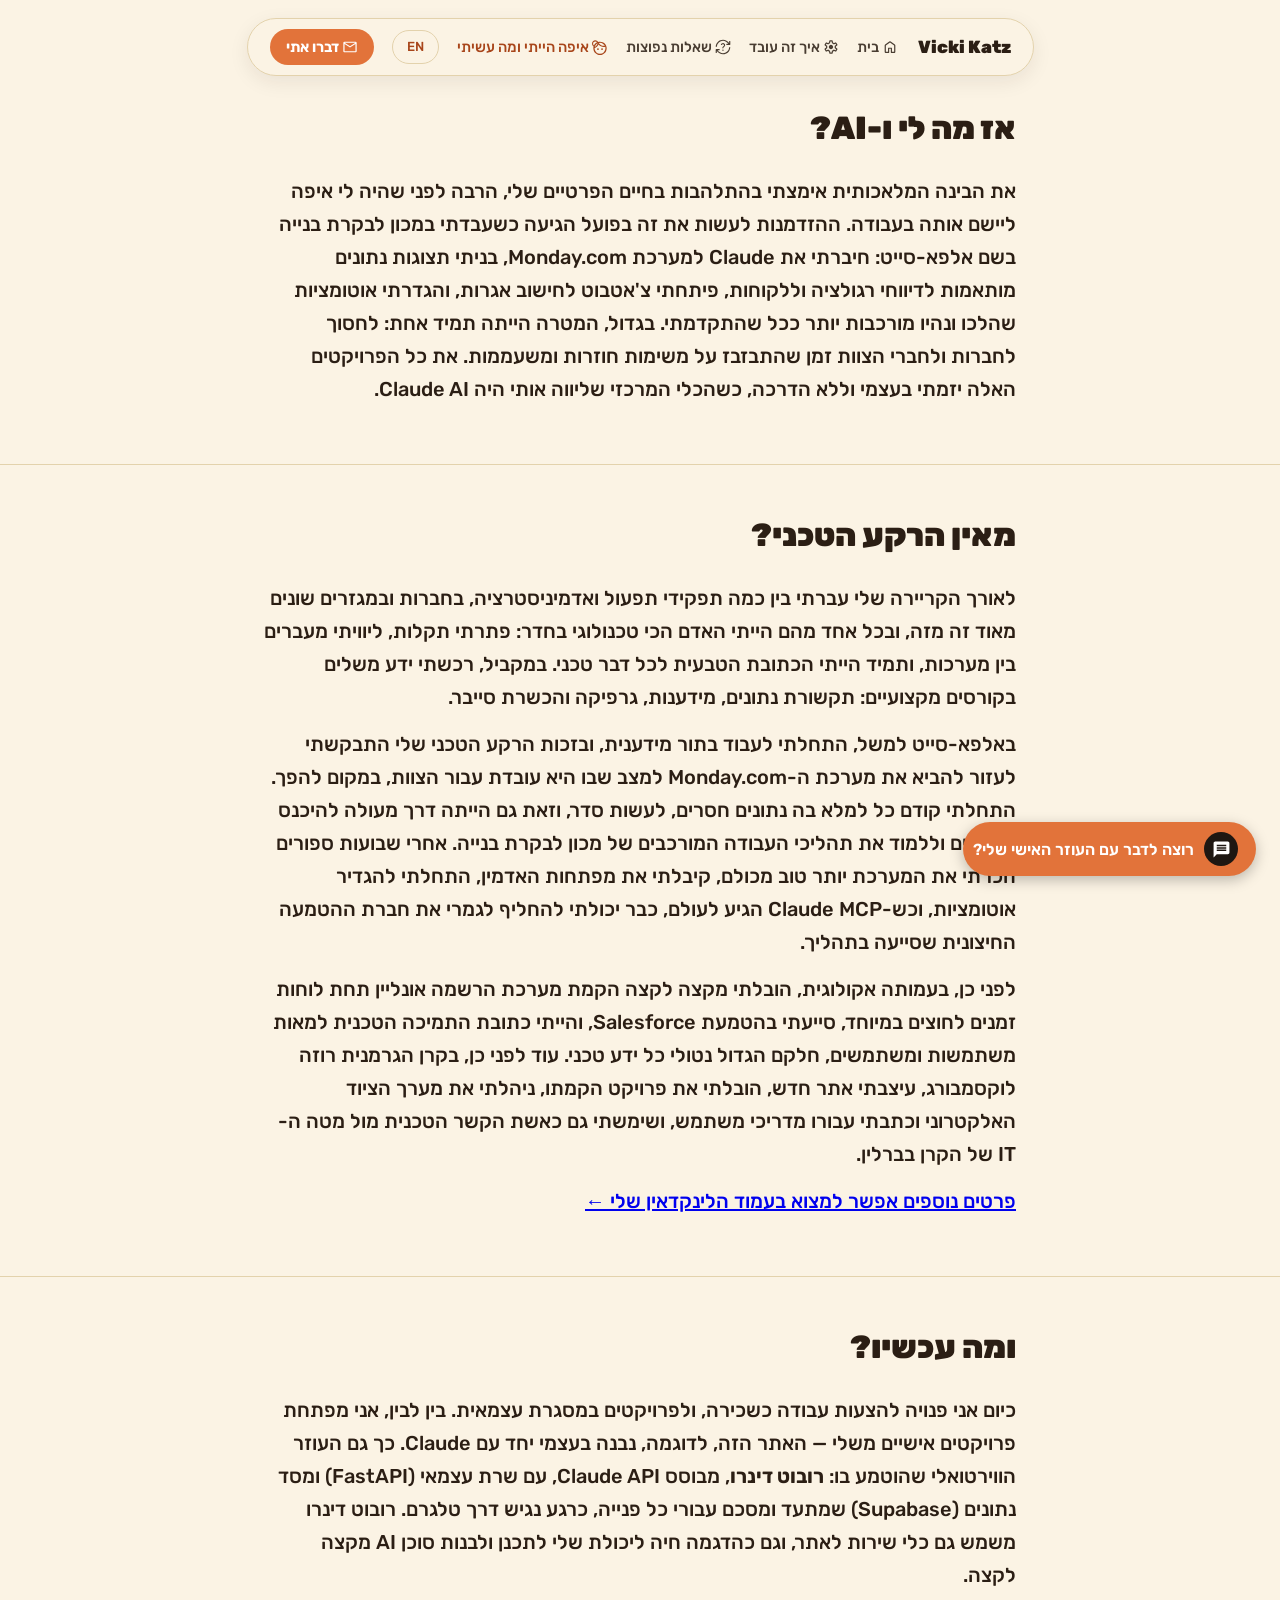
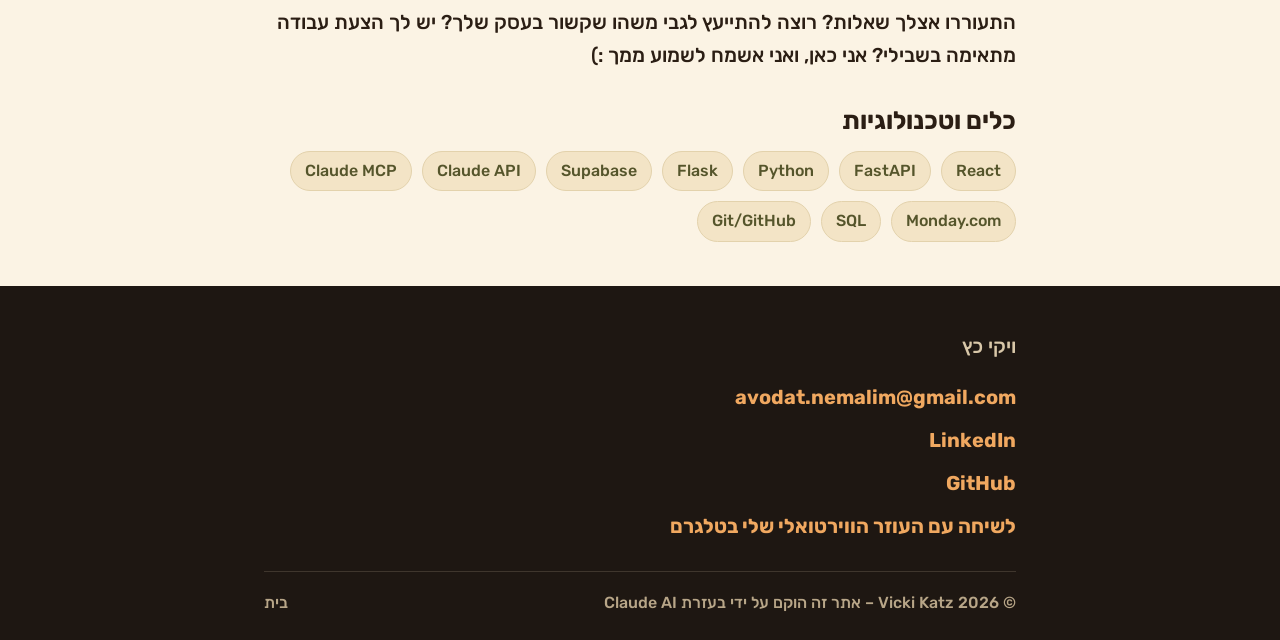
<file: background.html>
<!DOCTYPE html>
<html lang="he" dir="rtl">
<head>
  <meta charset="UTF-8">
  <meta name="viewport" content="width=device-width, initial-scale=1.0, interactive-widget=resizes-content">
  <title>איפה הייתי ומה עשיתי — Vicki Katz</title>
  <meta name="description" content="הרקע המקצועי של ויקי כץ, ומה היא עושה כיום.">
  <link rel="canonical" href="https://vickatz.com/background.html">
  <link rel="alternate" hreflang="he" href="https://vickatz.com/background.html">
  <link rel="alternate" hreflang="en" href="https://vickatz.com/en/background.html">
  <link rel="alternate" hreflang="x-default" href="https://vickatz.com/background.html">
  <meta property="og:type" content="website">
  <meta property="og:locale" content="he_IL">
  <meta property="og:site_name" content="Vicki Katz">
  <meta property="og:url" content="https://vickatz.com/background.html">
  <meta property="og:title" content="איפה הייתי ומה עשיתי — Vicki Katz">
  <meta property="og:description" content="הרקע המקצועי של ויקי כץ, ומה היא עושה כיום.">
  <meta property="og:image" content="https://vickatz.com/pics/og-image.jpg">
  <meta property="og:image:width" content="1200">
  <meta property="og:image:height" content="630">
  <meta name="twitter:card" content="summary_large_image">
  <meta name="twitter:image" content="https://vickatz.com/pics/og-image.jpg">
  <link rel="preconnect" href="https://fonts.googleapis.com">
  <link rel="preconnect" href="https://fonts.gstatic.com" crossorigin>
  <link href="https://fonts.googleapis.com/css2?family=Rubik:wght@400;500;700;900&display=swap" rel="stylesheet">
  <link rel="stylesheet" href="css/style.css?v=19">
  <link rel="icon" type="image/svg+xml" href="favicon.svg">
</head>
<body>

  <header class="site-header">
    <div class="container">
      <a class="brand" href="index.html">Vicki Katz</a>
      <nav class="main-nav">
        <a href="index.html" class="nav-link"><svg class="nav-icon" viewBox="0 -960 960 960" fill="currentColor" aria-hidden="true"><path d="M231.72-191.72h130.4v-211.61q0-15.17 10.61-25.77 10.6-10.61 25.77-10.61h163.33q14.79 0 25.42 10.61 10.63 10.6 10.63 25.77v211.61h130.4v-373.22L480-751.05 231.72-564.94v373.22Zm-72.42 0v-373.16q0-17.33 7.38-32.48 7.37-15.15 21.46-25.44l248.28-186.33q19.39-14.58 43.54-14.58t43.62 14.58L771.86-622.8q14.16 10.29 21.58 25.44 7.42 15.15 7.42 32.48v373.16q0 30.11-21.2 51.27-21.2 21.15-51.38 21.15h-163.5q-15.16 0-25.77-10.61-10.6-10.6-10.6-25.77v-214.56h-96.82v214.56q0 15.17-10.62 25.77-10.61 10.61-25.38 10.61H231.58q-29.95 0-51.11-21.15-21.17-21.16-21.17-51.27ZM480-471.76Z"/></svg>בית</a>
        <a href="index.html#services" class="nav-link"><svg class="nav-icon" viewBox="0 -960 960 960" fill="currentColor" aria-hidden="true"><path d="M417.25-79.97q-16.03 0-28.29-10.19-12.26-10.19-14.26-26.39l-13.67-90.07q-15.41-5.79-33.25-15.65-17.85-9.87-30.91-20.16l-81.93 36.66q-15.63 6.91-31.34 1.77-15.71-5.14-24.18-19.64L96.84-334.41q-8.64-13.97-5.11-29.88 3.54-15.92 17.17-26.4l75.43-56.16q-1.43-7.35-1.76-15.9-.34-8.55-.34-17.25 0-6.87.42-16.24.42-9.37 1.84-18.24l-74.93-55.09q-13.86-10.07-17.53-25.94-3.67-15.87 5.31-30.58l62.08-110.19q8.58-14.1 24.37-19.44 15.78-5.34 31.08 1.23l83.64 37.34q11.9-9.81 28.72-19.47 16.81-9.66 33.8-15.44l13.67-91.82q2-16.44 14.34-26.71t28.71-10.27h125q16.03 0 28.29 10.27 12.26 10.27 14.6 26.71l13.48 90.22q15.92 6.04 33.03 15.62 17.1 9.58 29.65 20.89l83.59-37.34q15.3-6.57 30.68-1.23 15.37 5.34 24.18 19.44l62.9 110.19q8.49 14.54 4.82 30.77t-17.2 25.75l-77 55.09q1.09 8.2 1.67 16.82.58 8.62.58 17.66 0 9.04-.62 17.58-.62 8.55-1.8 16.4l76.34 55.09q13.86 9.86 17.36 26.09 3.5 16.22-4.98 30.43l-62.07 110.77q-8.92 14.26-24.7 19.52-15.79 5.26-31.09-1.65l-82.98-37.33q-11.89 10.13-27.71 19.67-15.81 9.53-34.47 16.64l-13.66 90.24q-2.34 16.2-14.6 26.39-12.26 10.19-28.29 10.19h-125.5Zm22.52-72.42h79.51l14.73-110.18q31.91-8 59.68-23.96t50.94-40.09l104.09 45 36.77-66.49-91.44-67.19q3.83-16.32 6.49-32.23 2.66-15.91 2.66-32.47 0-16.74-2.07-32.4-2.08-15.65-7.08-32.3l91.76-67.86-36.43-66.49-104.68 45.33q-21.5-24.22-50.01-41.41-28.52-17.2-60.68-22.79l-13.59-110.36h-80.68l-13.18 110.11q-34.56 7.6-61.78 23.21-27.23 15.6-51.3 40.91l-102.61-45-37.35 66.49 90.37 66.12q-4.33 17.32-6.83 33.34-2.49 16.03-2.49 32.57 0 16.6 2.24 32.75 2.25 16.14 6.58 33.47l-89.87 66.2 37.43 66.49 102.36-44.58q24.41 24.64 52.59 40.59 28.18 15.94 60.66 23.78l13.21 109.44ZM478.84-350q53.77 0 91.77-38.05 38-38.05 38-92T570.57-572q-38.03-38-91.96-38-54.42 0-92.21 38.05-37.79 38.05-37.79 92T386.4-388q37.79 38 92.44 38Zm.99-130.5Z"/></svg>איך זה עובד</a>
        <a href="faq.html" class="nav-link"><svg class="nav-icon" viewBox="0 -960 960 960" fill="currentColor" aria-hidden="true"><path d="M479.76-40.36q-110 0-209.08-59.04-99.09-59.04-160.38-143.5v93.42q0 14.62-10.09 24.53-10.08 9.92-24.36 9.92-14.62 0-24.7-9.92-10.09-9.91-10.09-24.53v-174.93q0-15.33 10.53-25.85 10.52-10.52 25.85-10.52h174.93q14.28 0 24.37 10.08 10.08 10.08 10.08 24.7t-10.08 24.53q-10.09 9.92-24.37 9.92h-91.22q50 73.39 137.86 127.55 87.87 54.17 180.75 54.17 143.41 0 248.7-95.45 105.29-95.45 119.89-236.4 1.41-14.37 11.53-24.46 10.12-10.1 24.9-10.1 13.54 0 23.87 9.52 10.34 9.52 9.34 23.06-7.55 85.2-44.48 158.89-36.92 73.68-95.83 128.05-58.92 54.36-135.43 85.36t-162.49 31Zm.24-809.47q-143.41 0-248.7 95.61-105.29 95.62-119.73 236.57-1.57 14.37-11.69 24.29-10.12 9.93-24.57 9.93-14.11 0-24.2-9.83-10.1-9.83-8.76-24.02 7.06-84.08 43.9-157.48 36.84-73.41 95.68-127.69 58.85-54.28 135.31-85.57Q393.7-919.3 480-919.3q110 0 209.32 59.36 99.33 59.36 160.14 143.51v-93.43q0-14.77 10.13-24.77 10.12-10.01 24.73-10.01 14.61 0 24.61 10.01 10.01 10 10.01 24.77v174.93q0 15.34-10.53 25.69-10.52 10.36-25.52 10.36H707.96q-14.61 0-24.7-9.92-10.08-9.92-10.08-24.53 0-14.62 10.08-24.7 10.09-10.09 24.7-10.09h90.89q-49.89-73.6-138.23-127.66-88.34-54.05-180.62-54.05Zm26.77 588.99q12.51-12.34 12.51-29.73 0-17.38-12.51-29.56-12.51-12.19-29.73-12.19-17.21 0-29.6 12.39t-12.39 29.6q0 17.22 12.39 29.53 12.39 12.3 29.6 12.3 17.22 0 29.73-12.34Zm45.17-230.33q28.26-28.42 42.11-53.47 13.84-25.06 13.84-54.77 0-51.5-36.22-82.53-36.22-31.04-89.65-31.04-40.88 0-73.51 16.81-32.64 16.81-52.7 48.37-7.89 11.64-3.36 24.64 4.53 13.01 17.4 18 12.29 5.07 24.92-.41 12.63-5.48 22.08-16.3 12.36-13.36 28.77-20.88 16.4-7.53 35.52-7.53 26.5 0 44.69 14.84 18.18 14.83 18.18 40.33 0 19.28-11.6 37.07-11.6 17.8-32.13 37.08-30.16 28.13-42.11 46.99-11.95 18.85-14.95 44.43-2.08 13.87 7.6 23.88 9.68 10.02 23.14 10.02 13.54 0 22.76-9.56 9.22-9.56 13.19-23.19 3.74-15.89 13.55-30.19 9.8-14.31 28.48-32.59Z"/></svg>שאלות נפוצות</a>
        <a href="background.html" class="nav-link active"><svg class="nav-icon" viewBox="0 -960 960 960" fill="currentColor" aria-hidden="true"><path d="M321.01-321.41q-15.2-15.29-15.2-37.35 0-22.06 15.3-37.26t37.35-15.2q22.06 0 37.26 15.29 15.21 15.3 15.21 37.36t-15.3 37.26q-15.3 15.2-37.35 15.2-22.06 0-37.27-15.3Zm243.93 0q-15.2-15.29-15.2-37.35 0-22.06 15.3-37.26 15.29-15.2 37.35-15.2 22.06 0 37.34 15.29 15.28 15.3 15.28 37.36t-15.37 37.26q-15.38 15.2-37.44 15.2-22.05 0-37.26-15.3ZM480-72.39q136.97 0 232.41-95.26 95.44-95.25 95.44-232.4 0-24.81-3.67-48.43-3.67-23.61-10.33-44.4-20.34 5.16-41.86 7.24-21.53 2.09-46.34 2.09-93.72 0-176.94-38.89T386.56-633.18q-32.85 78.37-93.62 136.85-60.77 58.48-140.31 90.01v6.53q0 137.11 95.26 232.25Q343.15-72.39 480-72.39Zm-82-647.14q73.5 91.03 147.14 130.95 73.64 39.91 162.27 39.91 20.97 0 34.45-1.33 13.47-1.33 29.47-5.5-43.66-77.5-118.97-126T479.87-730q-22.54 0-44.2 3.25Q414-723.5 398-719.53ZM160.33-481q47.84-20.83 102.42-79.25t80.92-140.58q-79.17 37.5-121.42 94.08T160.33-481ZM398-719.5Zm-54.33 18.67ZM120.61-575.06q29.61-60.66 76.62-107.83 47.01-47.17 107.87-77.07-18.04-25.02-45.96-39.76-27.92-14.74-60.86-14.74-55.64 0-94.02 38.52-38.39 38.52-38.39 94.35 0 33.16 14.66 60.9 14.65 27.74 40.08 45.63ZM324.35-31.48Q251.48-63 197.21-117.04q-54.28-54.04-85.72-127.03-31.44-72.98-31.44-155.96 0-29.63 4.28-58.27 4.27-28.64 12.33-55.48-43.33-25.93-69.41-70.08Q1.18-628.02 1.18-681.6q0-82.43 57.43-139.99 57.42-57.56 139.65-57.56 52.7 0 96.98 25.81 44.29 25.81 70.98 69.76 26.85-8.06 55.45-12.33 28.6-4.28 58.83-4.28 82.74 0 155.51 31.59 72.78 31.6 127.04 85.66 54.26 54.06 85.7 127.04 31.44 72.97 31.44 155.95 0 82.97-31.5 155.82t-85.6 127.09q-54.11 54.24-127 85.65Q563.2.03 480.2.03q-82.99 0-155.85-31.51Zm-127.23-651.4Z"/></svg>איפה הייתי ומה עשיתי</a>
        <a class="lang-switch" href="en/background.html">EN</a>
        <a class="nav-cta" href="mailto:avodat.nemalim@gmail.com"><svg class="nav-icon" viewBox="0 -960 960 960" fill="currentColor" aria-hidden="true"><path d="M152.39-159.3q-29.62 0-51.02-21.4-21.4-21.41-21.4-51.02v-496.56q0-29.68 21.4-51.13 21.4-21.45 51.02-21.45h655.22q29.68 0 51.13 21.45 21.45 21.45 21.45 51.13v496.56q0 29.61-21.45 51.02-21.45 21.4-51.13 21.4H152.39Zm655.22-502.84L499.48-461.48q-5.02 2.65-9.6 4.31-4.58 1.66-9.88 1.66-5.3 0-9.88-1.66-4.58-1.66-9.27-4.31L152.39-662.14v430.42h655.22v-430.42ZM480-518.28l324.28-210H156.39l323.61 210ZM152.39-662.14v8.3-47.34.68-27.78 27.62-.89V-653.79v-8.33 430.4-430.42Z"/></svg>דברו אתי</a>
      </nav>
    </div>
  </header>

  <main>
    <section id="story-ai">
      <div class="container">
        <h2>אז מה לי ו-AI?</h2>
        <p>את הבינה המלאכותית אימצתי בהתלהבות בחיים הפרטיים שלי, הרבה לפני שהיה לי איפה ליישם אותה בעבודה. ההזדמנות לעשות את זה בפועל הגיעה כשעבדתי במכון לבקרת בנייה בשם אלפא-סייט: חיברתי את Claude למערכת Monday.com, בניתי תצוגות נתונים מותאמות לדיווחי רגולציה וללקוחות, פיתחתי צ'אטבוט לחישוב אגרות, והגדרתי אוטומציות שהלכו ונהיו מורכבות יותר ככל שהתקדמתי. בגדול, המטרה הייתה תמיד אחת: לחסוך לחברות ולחברי הצוות זמן שהתבזבז על משימות חוזרות ומשעממות. את כל הפרויקטים האלה יזמתי בעצמי וללא הדרכה, כשהכלי המרכזי שליווה אותי היה Claude AI.</p>
      </div>
    </section>

    <section id="story-background">
      <div class="container">
        <h2>מאין הרקע הטכני?</h2>
        <p>לאורך הקריירה שלי עברתי בין כמה תפקידי תפעול ואדמיניסטרציה, בחברות ובמגזרים שונים מאוד זה מזה, ובכל אחד מהם הייתי האדם הכי טכנולוגי בחדר: פתרתי תקלות, ליוויתי מעברים בין מערכות, ותמיד הייתי הכתובת הטבעית לכל דבר טכני. במקביל, רכשתי ידע משלים בקורסים מקצועיים: תקשורת נתונים, מידענות, גרפיקה והכשרת סייבר.</p>
        <p>באלפא-סייט למשל, התחלתי לעבוד בתור מידענית, ובזכות הרקע הטכני שלי התבקשתי לעזור להביא את מערכת ה-Monday.com למצב שבו היא עובדת עבור הצוות, במקום להפך. התחלתי קודם כל למלא בה נתונים חסרים, לעשות סדר, וזאת גם הייתה דרך מעולה להיכנס לעניינים וללמוד את תהליכי העבודה המורכבים של מכון לבקרת בנייה. אחרי שבועות ספורים הכרתי את המערכת יותר טוב מכולם, קיבלתי את מפתחות האדמין, התחלתי להגדיר אוטומציות, וכש-Claude MCP הגיע לעולם, כבר יכולתי להחליף לגמרי את חברת ההטמעה החיצונית שסייעה בתהליך.</p>
        <p>לפני כן, בעמותה אקולוגית, הובלתי מקצה לקצה הקמת מערכת הרשמה אונליין תחת לוחות זמנים לחוצים במיוחד, סייעתי בהטמעת Salesforce, והייתי כתובת התמיכה הטכנית למאות משתמשות ומשתמשים, חלקם הגדול נטולי כל ידע טכני. עוד לפני כן, בקרן הגרמנית רוזה לוקסמבורג, עיצבתי אתר חדש, הובלתי את פרויקט הקמתו, ניהלתי את מערך הציוד האלקטרוני וכתבתי עבורו מדריכי משתמש, ושימשתי גם כאשת הקשר הטכנית מול מטה ה-IT של הקרן בברלין.</p>
        <p><a href="https://www.linkedin.com/in/vickatz-avodat-nemalim/" target="_blank" rel="noopener">פרטים נוספים אפשר למצוא בעמוד הלינקדאין שלי ←</a></p>
      </div>
    </section>

    <section id="now">
      <div class="container">
        <h2>ומה עכשיו?</h2>
        <p>כיום אני פנויה להצעות עבודה כשכירה, ולפרויקטים במסגרת עצמאית. בין לבין, אני מפתחת פרויקטים אישיים משלי — האתר הזה, לדוגמה, נבנה בעצמי יחד עם Claude. כך גם העוזר הווירטואלי שהוטמע בו: <strong>רובוט דינרו</strong>, מבוסס Claude API, עם שרת עצמאי (FastAPI) ומסד נתונים (Supabase) שמתעד ומסכם עבורי כל פנייה, כרגע נגיש דרך טלגרם. רובוט דינרו משמש גם כלי שירות לאתר, וגם כהדגמה חיה ליכולת שלי לתכנן ולבנות סוכן AI מקצה לקצה.</p>
        <p>התעוררו אצלך שאלות? רוצה להתייעץ לגבי משהו שקשור בעסק שלך? יש לך הצעת עבודה מתאימה בשבילי? אני כאן, ואני אשמח לשמוע ממך :)</p>

        <h3>כלים וטכנולוגיות</h3>
        <div class="chips">
          <span class="chip">React</span>
          <span class="chip">FastAPI</span>
          <span class="chip">Python</span>
          <span class="chip">Flask</span>
          <span class="chip">Supabase</span>
          <span class="chip">Claude API</span>
          <span class="chip">Claude MCP</span>
          <span class="chip">Monday.com</span>
          <span class="chip">SQL</span>
          <span class="chip">Git/GitHub</span>
        </div>
      </div>
    </section>
  </main>

  <footer class="site-footer">
    <div class="container">
      <p class="footer-lead">ויקי כץ</p>
      <ul class="contact-list">
        <li><a href="mailto:avodat.nemalim@gmail.com">avodat.nemalim@gmail.com</a></li>
        <li><a href="https://www.linkedin.com/in/vickatz-avodat-nemalim/" target="_blank" rel="noopener">LinkedIn</a></li>
        <li><a href="https://github.com/Barbalisious" target="_blank" rel="noopener">GitHub</a></li>
        <li><a href="https://t.me/Robot_dinero_bot" target="_blank" rel="noopener">לשיחה עם העוזר הווירטואלי שלי בטלגרם</a></li>
      </ul>
      <div class="footer-bottom">
        <span>© 2026 Vicki Katz – אתר זה הוקם על ידי בעזרת Claude AI</span>
        <a href="index.html">בית</a>
      </div>
    </div>
  </footer>

  <button type="button" id="webchat-cta-banner" class="chat-cta-banner">
    <span class="chat-cta-icon">
      <svg viewBox="0 -960 960 960" fill="currentColor" aria-hidden="true"><path d="M240-400h480v-80H240v80Zm0-120h480v-80H240v80Zm0-120h480v-80H240v80ZM80-80v-720q0-33 23.5-56.5T160-880h640q33 0 56.5 23.5T880-800v480q0 33-23.5 56.5T800-240H240L80-80Z"/></svg>
    </span>
    <span>רוצה לדבר עם העוזר האישי שלי?</span>
  </button>

  <script src="js/webchat-widget.js?v=19" defer></script>
</body>
</html>
</file>
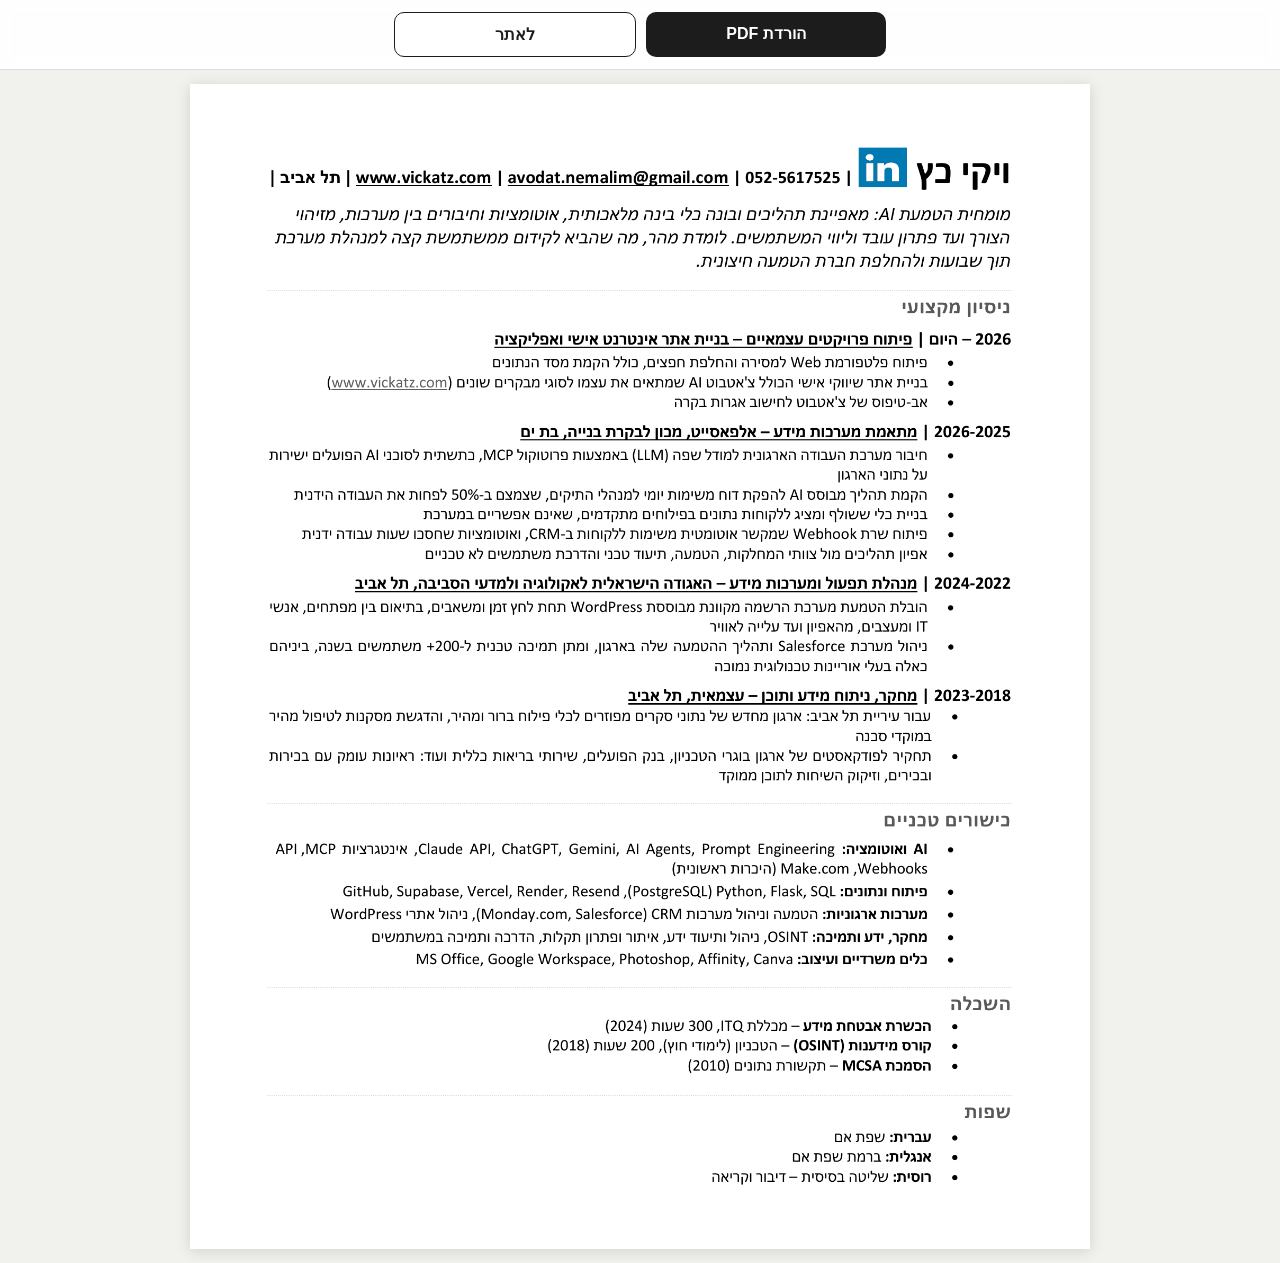
<file: cv.html>
<!DOCTYPE html>
<html lang="he" dir="rtl">
<head>
<meta charset="utf-8">
<meta name="viewport" content="width=device-width, initial-scale=1">
<meta name="robots" content="noindex, nofollow">
<title>ויקי כץ | קורות חיים</title>
<style>
  body { margin:0; background:#f1f1ee; font-family:-apple-system,"Segoe UI",Arial,sans-serif; color:#1c1c1c; }
  .bar { position:sticky; top:0; z-index:2; display:flex; gap:10px; justify-content:center; padding:12px; background:#ffffffee; backdrop-filter:blur(6px); border-bottom:1px solid #ddd; }
  .bar a { flex:1; max-width:220px; text-align:center; padding:12px 10px; border-radius:10px; font-size:16px; font-weight:600; text-decoration:none; }
  .primary { background:#1c1c1c; color:#fff; }
  .secondary { background:#fff; color:#1c1c1c; border:1px solid #1c1c1c; }
  main { max-width:900px; margin:0 auto; padding:14px; }
  img { display:block; width:100%; height:auto; background:#fff; box-shadow:0 2px 14px #0002; }
</style>
</head>
<body>
<div class="bar">
  <a class="primary" href="Vicki_Katz_Resume.pdf" download>הורדת PDF</a>
  <a class="secondary" href="https://www.vickatz.com/">לאתר</a>
</div>
<main>
  <img src="[data-uri]" alt="קורות החיים של ויקי כץ. גרסת PDF נגישה זמינה בכפתור ההורדה.">
</main>
</body>
</html>
</file>
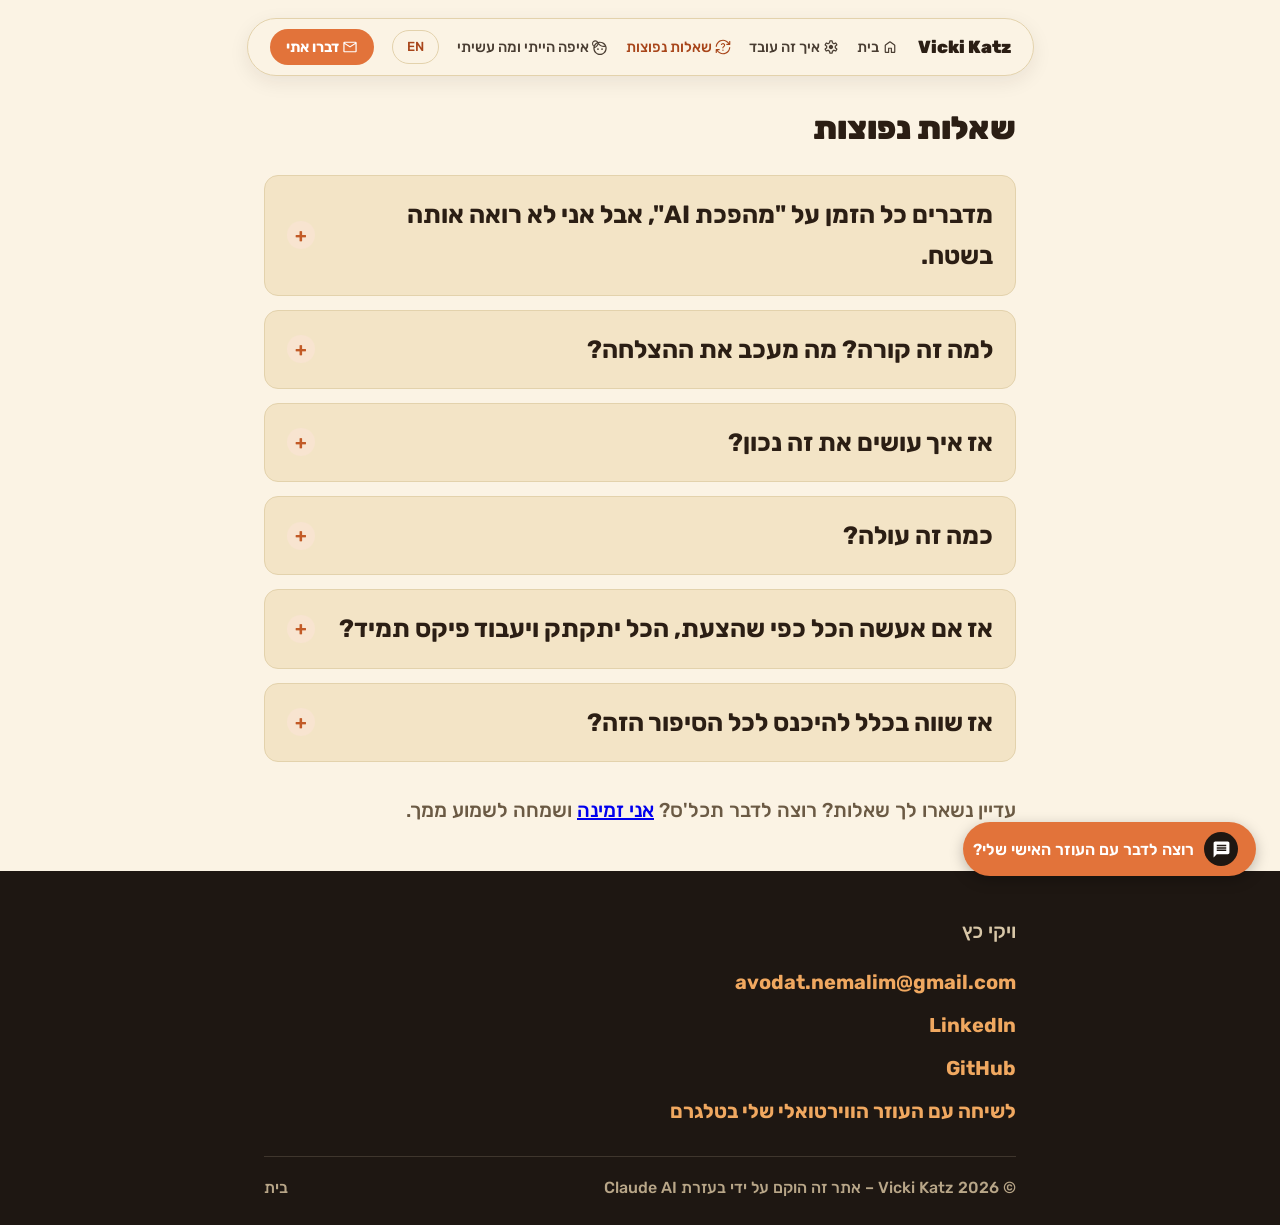
<file: faq.html>
<!DOCTYPE html>
<html lang="he" dir="rtl">
<head>
  <meta charset="UTF-8">
  <meta name="viewport" content="width=device-width, initial-scale=1.0, interactive-widget=resizes-content">
  <title>שאלות נפוצות — Vicki Katz</title>
  <meta name="description" content="שאלות נפוצות על עבודה עם AI: מה אפשר להשיג, כמה זה עולה, ומה לגבי טעויות וכשלים.">
  <link rel="canonical" href="https://vickatz.com/faq.html">
  <link rel="alternate" hreflang="he" href="https://vickatz.com/faq.html">
  <link rel="alternate" hreflang="en" href="https://vickatz.com/en/faq.html">
  <link rel="alternate" hreflang="x-default" href="https://vickatz.com/faq.html">
  <meta property="og:type" content="website">
  <meta property="og:locale" content="he_IL">
  <meta property="og:site_name" content="Vicki Katz">
  <meta property="og:url" content="https://vickatz.com/faq.html">
  <meta property="og:title" content="שאלות נפוצות — Vicki Katz">
  <meta property="og:description" content="שאלות נפוצות על עבודה עם AI: מה אפשר להשיג, כמה זה עולה, ומה לגבי טעויות וכשלים.">
  <meta property="og:image" content="https://vickatz.com/pics/og-image.jpg">
  <meta property="og:image:width" content="1200">
  <meta property="og:image:height" content="630">
  <meta name="twitter:card" content="summary_large_image">
  <meta name="twitter:image" content="https://vickatz.com/pics/og-image.jpg">
  <link rel="preconnect" href="https://fonts.googleapis.com">
  <link rel="preconnect" href="https://fonts.gstatic.com" crossorigin>
  <link href="https://fonts.googleapis.com/css2?family=Rubik:wght@400;500;700;900&display=swap" rel="stylesheet">
  <link rel="stylesheet" href="css/style.css?v=19">
  <link rel="icon" type="image/svg+xml" href="favicon.svg">
</head>
<body>

  <header class="site-header">
    <div class="container">
      <a class="brand" href="index.html">Vicki Katz</a>
      <nav class="main-nav">
        <a href="index.html" class="nav-link"><svg class="nav-icon" viewBox="0 -960 960 960" fill="currentColor" aria-hidden="true"><path d="M231.72-191.72h130.4v-211.61q0-15.17 10.61-25.77 10.6-10.61 25.77-10.61h163.33q14.79 0 25.42 10.61 10.63 10.6 10.63 25.77v211.61h130.4v-373.22L480-751.05 231.72-564.94v373.22Zm-72.42 0v-373.16q0-17.33 7.38-32.48 7.37-15.15 21.46-25.44l248.28-186.33q19.39-14.58 43.54-14.58t43.62 14.58L771.86-622.8q14.16 10.29 21.58 25.44 7.42 15.15 7.42 32.48v373.16q0 30.11-21.2 51.27-21.2 21.15-51.38 21.15h-163.5q-15.16 0-25.77-10.61-10.6-10.6-10.6-25.77v-214.56h-96.82v214.56q0 15.17-10.62 25.77-10.61 10.61-25.38 10.61H231.58q-29.95 0-51.11-21.15-21.17-21.16-21.17-51.27ZM480-471.76Z"/></svg>בית</a>
        <a href="index.html#services" class="nav-link"><svg class="nav-icon" viewBox="0 -960 960 960" fill="currentColor" aria-hidden="true"><path d="M417.25-79.97q-16.03 0-28.29-10.19-12.26-10.19-14.26-26.39l-13.67-90.07q-15.41-5.79-33.25-15.65-17.85-9.87-30.91-20.16l-81.93 36.66q-15.63 6.91-31.34 1.77-15.71-5.14-24.18-19.64L96.84-334.41q-8.64-13.97-5.11-29.88 3.54-15.92 17.17-26.4l75.43-56.16q-1.43-7.35-1.76-15.9-.34-8.55-.34-17.25 0-6.87.42-16.24.42-9.37 1.84-18.24l-74.93-55.09q-13.86-10.07-17.53-25.94-3.67-15.87 5.31-30.58l62.08-110.19q8.58-14.1 24.37-19.44 15.78-5.34 31.08 1.23l83.64 37.34q11.9-9.81 28.72-19.47 16.81-9.66 33.8-15.44l13.67-91.82q2-16.44 14.34-26.71t28.71-10.27h125q16.03 0 28.29 10.27 12.26 10.27 14.6 26.71l13.48 90.22q15.92 6.04 33.03 15.62 17.1 9.58 29.65 20.89l83.59-37.34q15.3-6.57 30.68-1.23 15.37 5.34 24.18 19.44l62.9 110.19q8.49 14.54 4.82 30.77t-17.2 25.75l-77 55.09q1.09 8.2 1.67 16.82.58 8.62.58 17.66 0 9.04-.62 17.58-.62 8.55-1.8 16.4l76.34 55.09q13.86 9.86 17.36 26.09 3.5 16.22-4.98 30.43l-62.07 110.77q-8.92 14.26-24.7 19.52-15.79 5.26-31.09-1.65l-82.98-37.33q-11.89 10.13-27.71 19.67-15.81 9.53-34.47 16.64l-13.66 90.24q-2.34 16.2-14.6 26.39-12.26 10.19-28.29 10.19h-125.5Zm22.52-72.42h79.51l14.73-110.18q31.91-8 59.68-23.96t50.94-40.09l104.09 45 36.77-66.49-91.44-67.19q3.83-16.32 6.49-32.23 2.66-15.91 2.66-32.47 0-16.74-2.07-32.4-2.08-15.65-7.08-32.3l91.76-67.86-36.43-66.49-104.68 45.33q-21.5-24.22-50.01-41.41-28.52-17.2-60.68-22.79l-13.59-110.36h-80.68l-13.18 110.11q-34.56 7.6-61.78 23.21-27.23 15.6-51.3 40.91l-102.61-45-37.35 66.49 90.37 66.12q-4.33 17.32-6.83 33.34-2.49 16.03-2.49 32.57 0 16.6 2.24 32.75 2.25 16.14 6.58 33.47l-89.87 66.2 37.43 66.49 102.36-44.58q24.41 24.64 52.59 40.59 28.18 15.94 60.66 23.78l13.21 109.44ZM478.84-350q53.77 0 91.77-38.05 38-38.05 38-92T570.57-572q-38.03-38-91.96-38-54.42 0-92.21 38.05-37.79 38.05-37.79 92T386.4-388q37.79 38 92.44 38Zm.99-130.5Z"/></svg>איך זה עובד</a>
        <a href="faq.html" class="nav-link active"><svg class="nav-icon" viewBox="0 -960 960 960" fill="currentColor" aria-hidden="true"><path d="M479.76-40.36q-110 0-209.08-59.04-99.09-59.04-160.38-143.5v93.42q0 14.62-10.09 24.53-10.08 9.92-24.36 9.92-14.62 0-24.7-9.92-10.09-9.91-10.09-24.53v-174.93q0-15.33 10.53-25.85 10.52-10.52 25.85-10.52h174.93q14.28 0 24.37 10.08 10.08 10.08 10.08 24.7t-10.08 24.53q-10.09 9.92-24.37 9.92h-91.22q50 73.39 137.86 127.55 87.87 54.17 180.75 54.17 143.41 0 248.7-95.45 105.29-95.45 119.89-236.4 1.41-14.37 11.53-24.46 10.12-10.1 24.9-10.1 13.54 0 23.87 9.52 10.34 9.52 9.34 23.06-7.55 85.2-44.48 158.89-36.92 73.68-95.83 128.05-58.92 54.36-135.43 85.36t-162.49 31Zm.24-809.47q-143.41 0-248.7 95.61-105.29 95.62-119.73 236.57-1.57 14.37-11.69 24.29-10.12 9.93-24.57 9.93-14.11 0-24.2-9.83-10.1-9.83-8.76-24.02 7.06-84.08 43.9-157.48 36.84-73.41 95.68-127.69 58.85-54.28 135.31-85.57Q393.7-919.3 480-919.3q110 0 209.32 59.36 99.33 59.36 160.14 143.51v-93.43q0-14.77 10.13-24.77 10.12-10.01 24.73-10.01 14.61 0 24.61 10.01 10.01 10 10.01 24.77v174.93q0 15.34-10.53 25.69-10.52 10.36-25.52 10.36H707.96q-14.61 0-24.7-9.92-10.08-9.92-10.08-24.53 0-14.62 10.08-24.7 10.09-10.09 24.7-10.09h90.89q-49.89-73.6-138.23-127.66-88.34-54.05-180.62-54.05Zm26.77 588.99q12.51-12.34 12.51-29.73 0-17.38-12.51-29.56-12.51-12.19-29.73-12.19-17.21 0-29.6 12.39t-12.39 29.6q0 17.22 12.39 29.53 12.39 12.3 29.6 12.3 17.22 0 29.73-12.34Zm45.17-230.33q28.26-28.42 42.11-53.47 13.84-25.06 13.84-54.77 0-51.5-36.22-82.53-36.22-31.04-89.65-31.04-40.88 0-73.51 16.81-32.64 16.81-52.7 48.37-7.89 11.64-3.36 24.64 4.53 13.01 17.4 18 12.29 5.07 24.92-.41 12.63-5.48 22.08-16.3 12.36-13.36 28.77-20.88 16.4-7.53 35.52-7.53 26.5 0 44.69 14.84 18.18 14.83 18.18 40.33 0 19.28-11.6 37.07-11.6 17.8-32.13 37.08-30.16 28.13-42.11 46.99-11.95 18.85-14.95 44.43-2.08 13.87 7.6 23.88 9.68 10.02 23.14 10.02 13.54 0 22.76-9.56 9.22-9.56 13.19-23.19 3.74-15.89 13.55-30.19 9.8-14.31 28.48-32.59Z"/></svg>שאלות נפוצות</a>
        <a href="background.html" class="nav-link"><svg class="nav-icon" viewBox="0 -960 960 960" fill="currentColor" aria-hidden="true"><path d="M321.01-321.41q-15.2-15.29-15.2-37.35 0-22.06 15.3-37.26t37.35-15.2q22.06 0 37.26 15.29 15.21 15.3 15.21 37.36t-15.3 37.26q-15.3 15.2-37.35 15.2-22.06 0-37.27-15.3Zm243.93 0q-15.2-15.29-15.2-37.35 0-22.06 15.3-37.26 15.29-15.2 37.35-15.2 22.06 0 37.34 15.29 15.28 15.3 15.28 37.36t-15.37 37.26q-15.38 15.2-37.44 15.2-22.05 0-37.26-15.3ZM480-72.39q136.97 0 232.41-95.26 95.44-95.25 95.44-232.4 0-24.81-3.67-48.43-3.67-23.61-10.33-44.4-20.34 5.16-41.86 7.24-21.53 2.09-46.34 2.09-93.72 0-176.94-38.89T386.56-633.18q-32.85 78.37-93.62 136.85-60.77 58.48-140.31 90.01v6.53q0 137.11 95.26 232.25Q343.15-72.39 480-72.39Zm-82-647.14q73.5 91.03 147.14 130.95 73.64 39.91 162.27 39.91 20.97 0 34.45-1.33 13.47-1.33 29.47-5.5-43.66-77.5-118.97-126T479.87-730q-22.54 0-44.2 3.25Q414-723.5 398-719.53ZM160.33-481q47.84-20.83 102.42-79.25t80.92-140.58q-79.17 37.5-121.42 94.08T160.33-481ZM398-719.5Zm-54.33 18.67ZM120.61-575.06q29.61-60.66 76.62-107.83 47.01-47.17 107.87-77.07-18.04-25.02-45.96-39.76-27.92-14.74-60.86-14.74-55.64 0-94.02 38.52-38.39 38.52-38.39 94.35 0 33.16 14.66 60.9 14.65 27.74 40.08 45.63ZM324.35-31.48Q251.48-63 197.21-117.04q-54.28-54.04-85.72-127.03-31.44-72.98-31.44-155.96 0-29.63 4.28-58.27 4.27-28.64 12.33-55.48-43.33-25.93-69.41-70.08Q1.18-628.02 1.18-681.6q0-82.43 57.43-139.99 57.42-57.56 139.65-57.56 52.7 0 96.98 25.81 44.29 25.81 70.98 69.76 26.85-8.06 55.45-12.33 28.6-4.28 58.83-4.28 82.74 0 155.51 31.59 72.78 31.6 127.04 85.66 54.26 54.06 85.7 127.04 31.44 72.97 31.44 155.95 0 82.97-31.5 155.82t-85.6 127.09q-54.11 54.24-127 85.65Q563.2.03 480.2.03q-82.99 0-155.85-31.51Zm-127.23-651.4Z"/></svg>איפה הייתי ומה עשיתי</a>
        <a class="lang-switch" href="en/faq.html">EN</a>
        <a class="nav-cta" href="mailto:avodat.nemalim@gmail.com"><svg class="nav-icon" viewBox="0 -960 960 960" fill="currentColor" aria-hidden="true"><path d="M152.39-159.3q-29.62 0-51.02-21.4-21.4-21.41-21.4-51.02v-496.56q0-29.68 21.4-51.13 21.4-21.45 51.02-21.45h655.22q29.68 0 51.13 21.45 21.45 21.45 21.45 51.13v496.56q0 29.61-21.45 51.02-21.45 21.4-51.13 21.4H152.39Zm655.22-502.84L499.48-461.48q-5.02 2.65-9.6 4.31-4.58 1.66-9.88 1.66-5.3 0-9.88-1.66-4.58-1.66-9.27-4.31L152.39-662.14v430.42h655.22v-430.42ZM480-518.28l324.28-210H156.39l323.61 210ZM152.39-662.14v8.3-47.34.68-27.78 27.62-.89V-653.79v-8.33 430.4-430.42Z"/></svg>דברו אתי</a>
      </nav>
    </div>
  </header>

  <main>
    <section id="faq">
      <div class="container">
        <h2>שאלות נפוצות</h2>

        <div class="faq-list">
          <details class="faq-item">
            <summary class="faq-question">
              <span class="faq-question-text">מדברים כל הזמן על "מהפכת AI", אבל אני לא רואה אותה בשטח.</span>
              <span class="faq-toggle" aria-hidden="true">+</span>
            </summary>
            <div class="faq-answer">
              <p>זה נכון. השנה היא 2026, ועדיין מישהו צריך לשבת ולהעתיק נתונים ידנית ממערכת אחת לשנייה. זה קורה לא רק אצלך, אלא גם בארגוני ענק שמשקיעים הון ב-AI. סקר שנערך לאחרונה הראה, שרק 40 אחוז בערך ממי שהחלו ליישם פתרונות בינה מלאכותית ראו מכך שיפור בחיסכון הכספי, וגם במקרים האלה, מדובר היה בחיסכון של לא יותר מעשרה אחוזים. בנוסף, כמחצית מבעלי עסקים קטנים עדיין מגדירים את עצמם כ"מתנסים" ב-AI, בלי שהוא באמת נכנס לעשות את העבודה השוטפת. לקריאה נוספת — כתבה שפורסמה ב-<a href="https://www.themarker.com/technation/2026-07-07/ty-article/.highlight/0000019f-36ac-d7f3-a99f-bfbc1a980000?gift=531ef2bd32f2493f8ed10ab72f25e131" target="_blank" rel="noopener">TheMarker</a>.</p>
            </div>
          </details>

          <details class="faq-item">
            <summary class="faq-question">
              <span class="faq-question-text">למה זה קורה? מה מעכב את ההצלחה?</span>
              <span class="faq-toggle" aria-hidden="true">+</span>
            </summary>
            <div class="faq-answer">
              <p>הרבה חברות וארגונים הטמיעו פתרונות מבוססי בינה מלאכותית, רק בשביל להתאכזב מהתוצאות. כ-48% מהם דיווחו שהחסם המרכזי שלהם היה נתונים מפוזרים ולא עקביים, או בשפה פשוטה "בלגן במערכות המידע". ההיגיון הוא פשוט: אפילו אם הכנסת לעסק שלך כלי חכם שיודע לבצע פעולות מורכבות, הוא לא יוכל להיות מדויק ואמין, כל עוד הוא מבצע את החישובים שלו על בסיס נתונים שגויים. זו הסיבה שאני שמה דגש מיוחד על שלב בדיקת הנתונים בתהליך שלי: זה לא שלב הכנה לפני "העבודה האמיתית", אלא שלב חיוני בדרך להצלחה. <a href="https://www.techradar.com/pro/ai-is-messy-heres-how-to-clean-up-your-data-before-it-derails-your-strategy" target="_blank" rel="noopener">למידע נוסף על הדרך לארגן נכון את המידע שלך ←</a></p>
              <p>לצד זה, חשוב מאוד לזכור שבינה מלאכותית איננה טכנולוגיה מושלמת. היא מועדת להזיות, טעויות, ולפעמים עלולה לעשות דברים שהם פשוט מוזרים – ממש כמו בן אדם. תכנון תהליך עבודה המשלב בתוכו בינה מלאכותית, חייב לקחת עובדה זו בחשבון, ולכלול מנגנוני בדיקה חוזרת או התערבות אנושית. <a href="https://www.digitalapplied.com/blog/ai-model-hallucination-rate-benchmarks-2026-study" target="_blank" rel="noopener">לקריאה נוספת</a>.</p>
            </div>
          </details>

          <details class="faq-item">
            <summary class="faq-question">
              <span class="faq-question-text">אז איך עושים את זה נכון?</span>
              <span class="faq-toggle" aria-hidden="true">+</span>
            </summary>
            <div class="faq-answer">
              <p>הדרך הכי פשוטה ובטוחה, היא להתחיל בקטן. כל בית עסק או ארגון צריך להתמודד עם משימות ידניות שחוזרות על עצמן וגוזלות זמן יקר, כמו למשל: להקליד נתון מסוים בכמה מקומות שונים, להעתיק נתונים מטבלה אחת אל תוך דו"ח תקופתי, לאתר כפילויות במידע, לסכם מסמכים וכיו"ב. הרעיון הוא לבחור משימה אחת כזאת שאפשר לעשות לה אוטומציה בקלות יחסית, להגדיר עבורה תהליך הכולל מנגנון לבדיקה עצמית, ואחרי שהכל מוכן ועובד, לבחון את התוצאות על פני זמן. ראינו כי טוב? אפשר להתקדם הלאה. <a href="https://hbr.org/2026/07/when-developing-an-ai-strategy-beware-the-urgency-trap" target="_blank" rel="noopener">לקריאה נוספת</a>.</p>
            </div>
          </details>

          <details class="faq-item">
            <summary class="faq-question">
              <span class="faq-question-text">כמה זה עולה?</span>
              <span class="faq-toggle" aria-hidden="true">+</span>
            </summary>
            <div class="faq-answer">
              <p>כמעט הכל אפשרי מבחינה טכנית, הכל זה שאלה של זמן ומחיר. כמה מאות שקלים או אלפים רבים? התשובה תלויה בפתרון הספציפי שנבחר עבורך. לפעמים פתרון זול ופשוט שנותן מענה ל-70% מהבעיה הוא הבחירה הנכונה יותר מאשר פתרון "מושלם" שהוא מסובך יותר לביצוע, ועל כן גם יותר יקר.</p>
              <p>כמעט תמיד יש שתי שכבות עלות: עלות הקמה חד-פעמית (בניית הפתרון, חיבור בין המערכות), ולצידה עלות שוטפת, במידה שיש צורך בדמי מנוי לשירותים משלימים. תופעה נוספת שחשוב לשים אליה לב היא התלהבות יתר: מדי יום צצים ברשת כלי AI חדשים שמציעים פתרונות לבעיות נפוצות, ובלי לשים לב אפשר לשלם קצת דמי מנוי פה, ועוד קצת שם, עד שהסכומים נערמים לנתח משמעותי מעוגת התקציב שלך (דוגמה לסיפור שכזה אפשר למצוא <a href="https://medium.com/illumination/the-ai-subscription-stack-that-now-costs-more-than-rent-3dcb056cbbcb" target="_blank" rel="noopener">כאן</a>).</p>
              <p>חלק מהעבודה שלי הוא בדיוק למנוע מזה לקרות אצלך: לבחור מראש רק את הכלים שבאמת נחוצים, ולבנות תקציב ריאלי שמביא בחשבון גם את ההוצאה השוטפת – לא רק את ההשקעה הראשונית.</p>
            </div>
          </details>

          <details class="faq-item">
            <summary class="faq-question">
              <span class="faq-question-text">אז אם אעשה הכל כפי שהצעת, הכל יתקתק ויעבוד פיקס תמיד?</span>
              <span class="faq-toggle" aria-hidden="true">+</span>
            </summary>
            <div class="faq-answer">
              <p>אפשר לצמצם משמעותית את הסיכוי לטעויות ולכשלים, אבל אי אפשר להבטיח 100% הצלחה ב-100% מהזמן. למעשה, הדבר היחיד שכן אפשר להבטיח מראש הוא שמתישהו, משהו ישתבש. אסור לשכוח שכל הכלים הטכנולוגיים, בלי יוצא מן הכלל, הם:</p>
              <ul>
                <li>רגישים להפסקות חשמל</li>
                <li>מועדים לקריסות שרתים</li>
                <li>סובלים לעיתים מעדכוני גרסה כושלים</li>
                <li>חשופים למתקפות סייבר</li>
                <li>משמשים יעד מועדף להתעללות מצד חתולי בית נמרצים במיוחד</li>
              </ul>
              <p>ההצעה שלי היא לא להתייחס לבינה מלאכותית כאל אינטליגנציית-על מושלמת וחפה מטעויות, אלא כאל חברת צוות חכמה וחרוצה שעושה בדרך כלל עבודה מצוינת, אבל פה ושם קורה שהיא מתבלבלת, או לא מגיעה לעבודה כי היא לא מרגישה טוב.</p>
            </div>
          </details>

          <details class="faq-item">
            <summary class="faq-question">
              <span class="faq-question-text">אז שווה בכלל להיכנס לכל הסיפור הזה?</span>
              <span class="faq-toggle" aria-hidden="true">+</span>
            </summary>
            <div class="faq-answer">
              <p>ההחלטה היא שלך בלבד כמובן. אבל אם מצרפים יחד את כל מה שעולה מהמחקר ומהניסיון בשטח, אפשר להגדיר ארבעה עקרונות שמגדילים משמעותית את הסיכוי להצלחה:</p>
              <ul>
                <li>להכניס סדר מקיף בכל מאגרי הידע והנתונים</li>
                <li>להגדיר במדויק את הבעיה שגוזלת יותר מדי זמן ומשאבים</li>
                <li>לבנות פתרון ספציפי לאותה בעיה – בהתאם לתקציב</li>
                <li>להישאר עם האצבע על הדופק – לבדוק באופן שוטף את תוצרי העבודה של ה-AI, ולוודא שהוא לא טועה במקומות שבאמת חשובים לעסק שלך</li>
              </ul>
            </div>
          </details>
        </div>

        <p class="steps-followup">עדיין נשארו לך שאלות? רוצה לדבר תכל'ס? <a href="mailto:avodat.nemalim@gmail.com">אני זמינה</a> ושמחה לשמוע ממך.</p>
      </div>
    </section>
  </main>

  <footer class="site-footer">
    <div class="container">
      <p class="footer-lead">ויקי כץ</p>
      <ul class="contact-list">
        <li><a href="mailto:avodat.nemalim@gmail.com">avodat.nemalim@gmail.com</a></li>
        <li><a href="https://www.linkedin.com/in/vickatz-avodat-nemalim/" target="_blank" rel="noopener">LinkedIn</a></li>
        <li><a href="https://github.com/Barbalisious" target="_blank" rel="noopener">GitHub</a></li>
        <li><a href="https://t.me/Robot_dinero_bot" target="_blank" rel="noopener">לשיחה עם העוזר הווירטואלי שלי בטלגרם</a></li>
      </ul>
      <div class="footer-bottom">
        <span>© 2026 Vicki Katz – אתר זה הוקם על ידי בעזרת Claude AI</span>
        <a href="index.html">בית</a>
      </div>
    </div>
  </footer>

  <button type="button" id="webchat-cta-banner" class="chat-cta-banner">
    <span class="chat-cta-icon">
      <svg viewBox="0 -960 960 960" fill="currentColor" aria-hidden="true"><path d="M240-400h480v-80H240v80Zm0-120h480v-80H240v80Zm0-120h480v-80H240v80ZM80-80v-720q0-33 23.5-56.5T160-880h640q33 0 56.5 23.5T880-800v480q0 33-23.5 56.5T800-240H240L80-80Z"/></svg>
    </span>
    <span>רוצה לדבר עם העוזר האישי שלי?</span>
  </button>

  <script src="js/webchat-widget.js?v=19" defer></script>
</body>
</html>
</file>
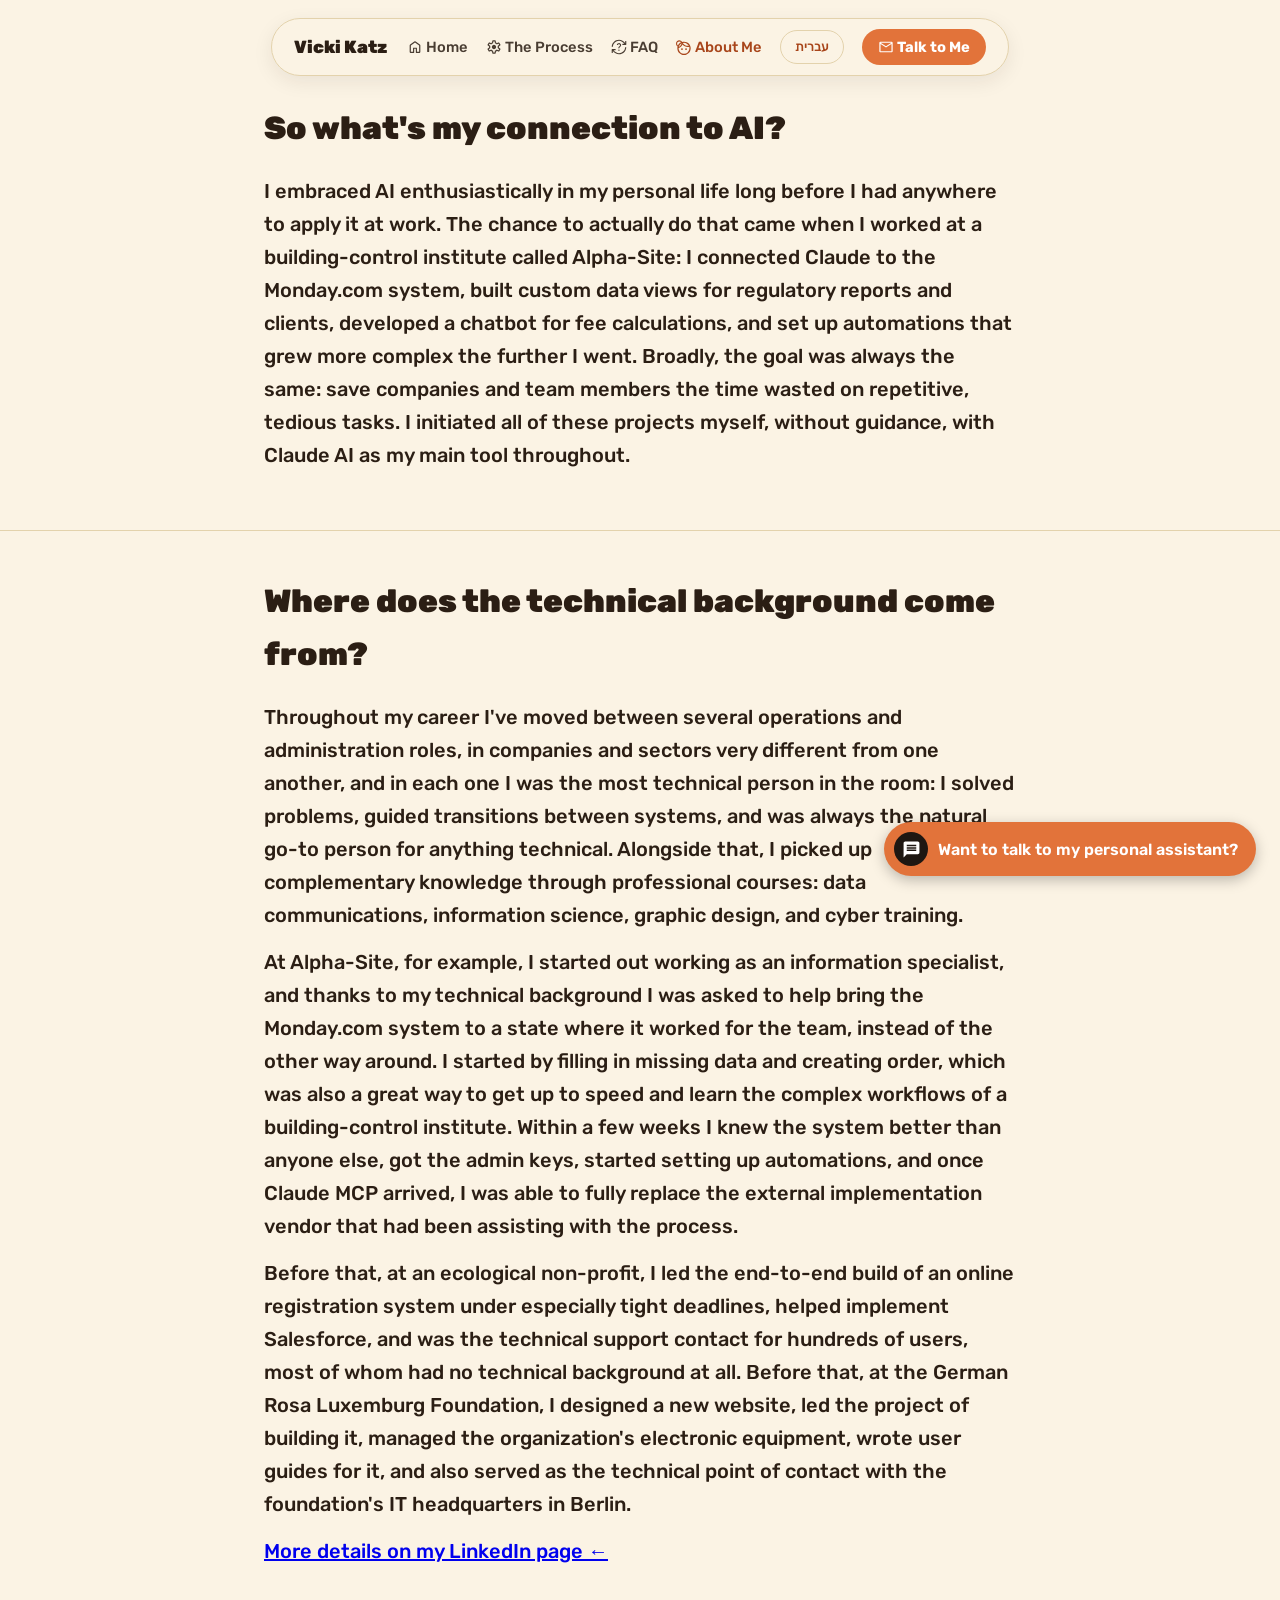
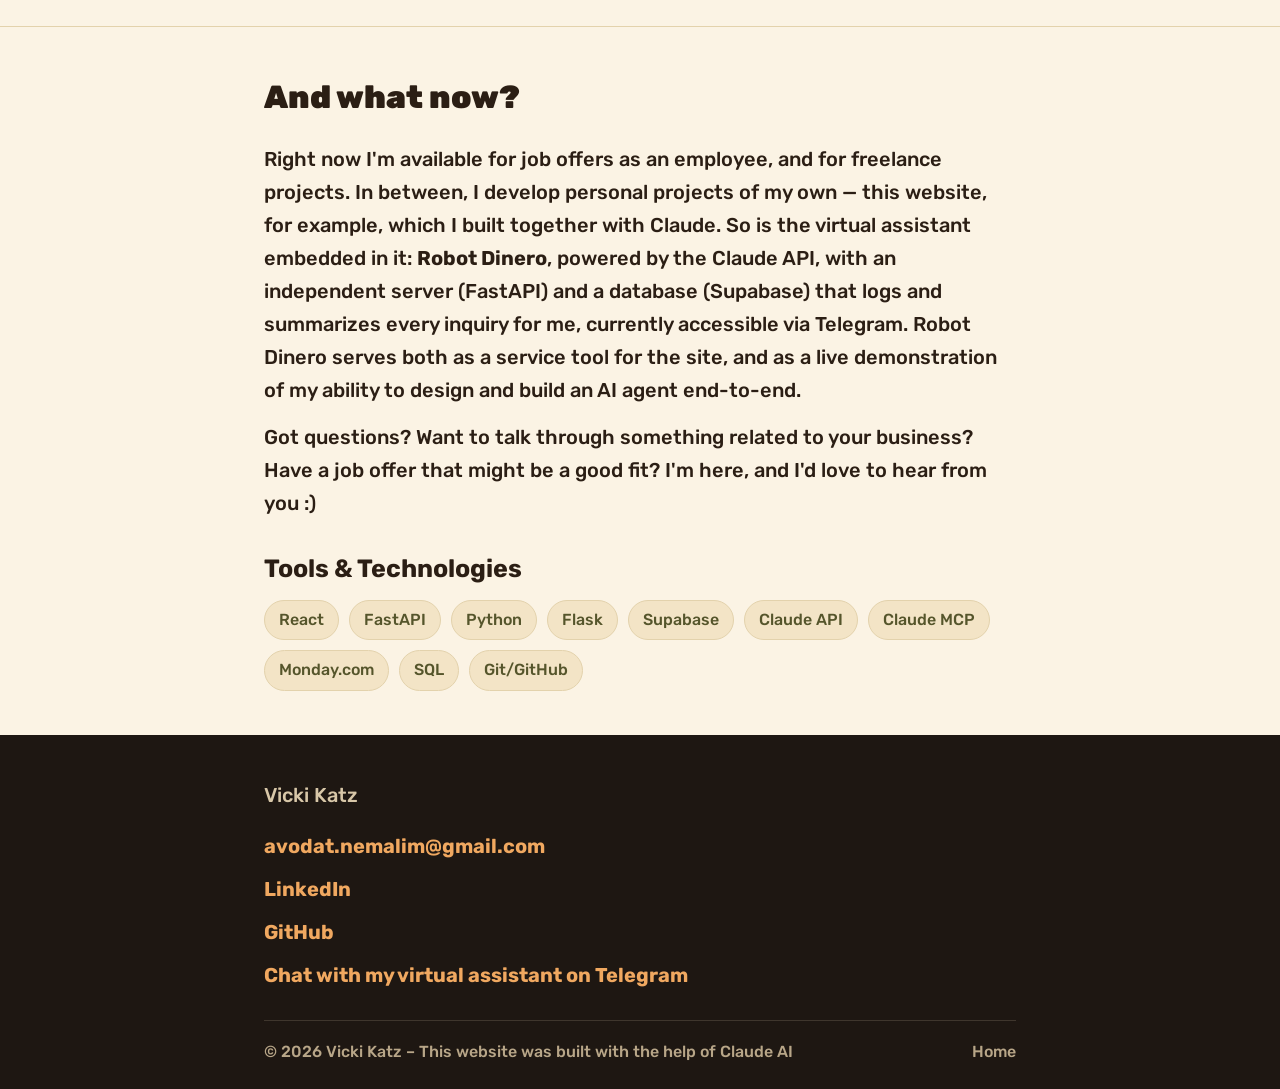
<file: en/background.html>
<!DOCTYPE html>
<html lang="en" dir="ltr">
<head>
  <meta charset="UTF-8">
  <meta name="viewport" content="width=device-width, initial-scale=1.0">
  <title>About Me — Vicki Katz</title>
  <meta name="description" content="Vicki Katz's professional background, and what she's doing today.">
  <link rel="canonical" href="https://vickatz.com/en/background.html">
  <link rel="alternate" hreflang="he" href="https://vickatz.com/background.html">
  <link rel="alternate" hreflang="en" href="https://vickatz.com/en/background.html">
  <link rel="alternate" hreflang="x-default" href="https://vickatz.com/background.html">
  <meta property="og:type" content="website">
  <meta property="og:locale" content="en_US">
  <meta property="og:site_name" content="Vicki Katz">
  <meta property="og:url" content="https://vickatz.com/en/background.html">
  <meta property="og:title" content="About Me — Vicki Katz">
  <meta property="og:description" content="Vicki Katz's professional background, and what she's doing today.">
  <meta property="og:image" content="https://vickatz.com/pics/og-image.jpg">
  <meta property="og:image:width" content="1200">
  <meta property="og:image:height" content="630">
  <meta name="twitter:card" content="summary_large_image">
  <meta name="twitter:image" content="https://vickatz.com/pics/og-image.jpg">
  <link rel="preconnect" href="https://fonts.googleapis.com">
  <link rel="preconnect" href="https://fonts.gstatic.com" crossorigin>
  <link href="https://fonts.googleapis.com/css2?family=Rubik:wght@400;500;700;900&display=swap" rel="stylesheet">
  <link rel="stylesheet" href="../css/style.css?v=19">
  <link rel="icon" type="image/svg+xml" href="../favicon.svg">
</head>
<body>

  <header class="site-header">
    <div class="container">
      <a class="brand" href="index.html">Vicki Katz</a>
      <nav class="main-nav">
        <a href="index.html" class="nav-link"><svg class="nav-icon" viewBox="0 -960 960 960" fill="currentColor" aria-hidden="true"><path d="M231.72-191.72h130.4v-211.61q0-15.17 10.61-25.77 10.6-10.61 25.77-10.61h163.33q14.79 0 25.42 10.61 10.63 10.6 10.63 25.77v211.61h130.4v-373.22L480-751.05 231.72-564.94v373.22Zm-72.42 0v-373.16q0-17.33 7.38-32.48 7.37-15.15 21.46-25.44l248.28-186.33q19.39-14.58 43.54-14.58t43.62 14.58L771.86-622.8q14.16 10.29 21.58 25.44 7.42 15.15 7.42 32.48v373.16q0 30.11-21.2 51.27-21.2 21.15-51.38 21.15h-163.5q-15.16 0-25.77-10.61-10.6-10.6-10.6-25.77v-214.56h-96.82v214.56q0 15.17-10.62 25.77-10.61 10.61-25.38 10.61H231.58q-29.95 0-51.11-21.15-21.17-21.16-21.17-51.27ZM480-471.76Z"/></svg>Home</a>
        <a href="index.html#services" class="nav-link"><svg class="nav-icon" viewBox="0 -960 960 960" fill="currentColor" aria-hidden="true"><path d="M417.25-79.97q-16.03 0-28.29-10.19-12.26-10.19-14.26-26.39l-13.67-90.07q-15.41-5.79-33.25-15.65-17.85-9.87-30.91-20.16l-81.93 36.66q-15.63 6.91-31.34 1.77-15.71-5.14-24.18-19.64L96.84-334.41q-8.64-13.97-5.11-29.88 3.54-15.92 17.17-26.4l75.43-56.16q-1.43-7.35-1.76-15.9-.34-8.55-.34-17.25 0-6.87.42-16.24.42-9.37 1.84-18.24l-74.93-55.09q-13.86-10.07-17.53-25.94-3.67-15.87 5.31-30.58l62.08-110.19q8.58-14.1 24.37-19.44 15.78-5.34 31.08 1.23l83.64 37.34q11.9-9.81 28.72-19.47 16.81-9.66 33.8-15.44l13.67-91.82q2-16.44 14.34-26.71t28.71-10.27h125q16.03 0 28.29 10.27 12.26 10.27 14.6 26.71l13.48 90.22q15.92 6.04 33.03 15.62 17.1 9.58 29.65 20.89l83.59-37.34q15.3-6.57 30.68-1.23 15.37 5.34 24.18 19.44l62.9 110.19q8.49 14.54 4.82 30.77t-17.2 25.75l-77 55.09q1.09 8.2 1.67 16.82.58 8.62.58 17.66 0 9.04-.62 17.58-.62 8.55-1.8 16.4l76.34 55.09q13.86 9.86 17.36 26.09 3.5 16.22-4.98 30.43l-62.07 110.77q-8.92 14.26-24.7 19.52-15.79 5.26-31.09-1.65l-82.98-37.33q-11.89 10.13-27.71 19.67-15.81 9.53-34.47 16.64l-13.66 90.24q-2.34 16.2-14.6 26.39-12.26 10.19-28.29 10.19h-125.5Zm22.52-72.42h79.51l14.73-110.18q31.91-8 59.68-23.96t50.94-40.09l104.09 45 36.77-66.49-91.44-67.19q3.83-16.32 6.49-32.23 2.66-15.91 2.66-32.47 0-16.74-2.07-32.4-2.08-15.65-7.08-32.3l91.76-67.86-36.43-66.49-104.68 45.33q-21.5-24.22-50.01-41.41-28.52-17.2-60.68-22.79l-13.59-110.36h-80.68l-13.18 110.11q-34.56 7.6-61.78 23.21-27.23 15.6-51.3 40.91l-102.61-45-37.35 66.49 90.37 66.12q-4.33 17.32-6.83 33.34-2.49 16.03-2.49 32.57 0 16.6 2.24 32.75 2.25 16.14 6.58 33.47l-89.87 66.2 37.43 66.49 102.36-44.58q24.41 24.64 52.59 40.59 28.18 15.94 60.66 23.78l13.21 109.44ZM478.84-350q53.77 0 91.77-38.05 38-38.05 38-92T570.57-572q-38.03-38-91.96-38-54.42 0-92.21 38.05-37.79 38.05-37.79 92T386.4-388q37.79 38 92.44 38Zm.99-130.5Z"/></svg>The Process</a>
        <a href="faq.html" class="nav-link"><svg class="nav-icon" viewBox="0 -960 960 960" fill="currentColor" aria-hidden="true"><path d="M479.76-40.36q-110 0-209.08-59.04-99.09-59.04-160.38-143.5v93.42q0 14.62-10.09 24.53-10.08 9.92-24.36 9.92-14.62 0-24.7-9.92-10.09-9.91-10.09-24.53v-174.93q0-15.33 10.53-25.85 10.52-10.52 25.85-10.52h174.93q14.28 0 24.37 10.08 10.08 10.08 10.08 24.7t-10.08 24.53q-10.09 9.92-24.37 9.92h-91.22q50 73.39 137.86 127.55 87.87 54.17 180.75 54.17 143.41 0 248.7-95.45 105.29-95.45 119.89-236.4 1.41-14.37 11.53-24.46 10.12-10.1 24.9-10.1 13.54 0 23.87 9.52 10.34 9.52 9.34 23.06-7.55 85.2-44.48 158.89-36.92 73.68-95.83 128.05-58.92 54.36-135.43 85.36t-162.49 31Zm.24-809.47q-143.41 0-248.7 95.61-105.29 95.62-119.73 236.57-1.57 14.37-11.69 24.29-10.12 9.93-24.57 9.93-14.11 0-24.2-9.83-10.1-9.83-8.76-24.02 7.06-84.08 43.9-157.48 36.84-73.41 95.68-127.69 58.85-54.28 135.31-85.57Q393.7-919.3 480-919.3q110 0 209.32 59.36 99.33 59.36 160.14 143.51v-93.43q0-14.77 10.13-24.77 10.12-10.01 24.73-10.01 14.61 0 24.61 10.01 10.01 10 10.01 24.77v174.93q0 15.34-10.53 25.69-10.52 10.36-25.52 10.36H707.96q-14.61 0-24.7-9.92-10.08-9.92-10.08-24.53 0-14.62 10.08-24.7 10.09-10.09 24.7-10.09h90.89q-49.89-73.6-138.23-127.66-88.34-54.05-180.62-54.05Zm26.77 588.99q12.51-12.34 12.51-29.73 0-17.38-12.51-29.56-12.51-12.19-29.73-12.19-17.21 0-29.6 12.39t-12.39 29.6q0 17.22 12.39 29.53 12.39 12.3 29.6 12.3 17.22 0 29.73-12.34Zm45.17-230.33q28.26-28.42 42.11-53.47 13.84-25.06 13.84-54.77 0-51.5-36.22-82.53-36.22-31.04-89.65-31.04-40.88 0-73.51 16.81-32.64 16.81-52.7 48.37-7.89 11.64-3.36 24.64 4.53 13.01 17.4 18 12.29 5.07 24.92-.41 12.63-5.48 22.08-16.3 12.36-13.36 28.77-20.88 16.4-7.53 35.52-7.53 26.5 0 44.69 14.84 18.18 14.83 18.18 40.33 0 19.28-11.6 37.07-11.6 17.8-32.13 37.08-30.16 28.13-42.11 46.99-11.95 18.85-14.95 44.43-2.08 13.87 7.6 23.88 9.68 10.02 23.14 10.02 13.54 0 22.76-9.56 9.22-9.56 13.19-23.19 3.74-15.89 13.55-30.19 9.8-14.31 28.48-32.59Z"/></svg>FAQ</a>
        <a href="background.html" class="nav-link active"><svg class="nav-icon" viewBox="0 -960 960 960" fill="currentColor" aria-hidden="true"><path d="M321.01-321.41q-15.2-15.29-15.2-37.35 0-22.06 15.3-37.26t37.35-15.2q22.06 0 37.26 15.29 15.21 15.3 15.21 37.36t-15.3 37.26q-15.3 15.2-37.35 15.2-22.06 0-37.27-15.3Zm243.93 0q-15.2-15.29-15.2-37.35 0-22.06 15.3-37.26 15.29-15.2 37.35-15.2 22.06 0 37.34 15.29 15.28 15.3 15.28 37.36t-15.37 37.26q-15.38 15.2-37.44 15.2-22.05 0-37.26-15.3ZM480-72.39q136.97 0 232.41-95.26 95.44-95.25 95.44-232.4 0-24.81-3.67-48.43-3.67-23.61-10.33-44.4-20.34 5.16-41.86 7.24-21.53 2.09-46.34 2.09-93.72 0-176.94-38.89T386.56-633.18q-32.85 78.37-93.62 136.85-60.77 58.48-140.31 90.01v6.53q0 137.11 95.26 232.25Q343.15-72.39 480-72.39Zm-82-647.14q73.5 91.03 147.14 130.95 73.64 39.91 162.27 39.91 20.97 0 34.45-1.33 13.47-1.33 29.47-5.5-43.66-77.5-118.97-126T479.87-730q-22.54 0-44.2 3.25Q414-723.5 398-719.53ZM160.33-481q47.84-20.83 102.42-79.25t80.92-140.58q-79.17 37.5-121.42 94.08T160.33-481ZM398-719.5Zm-54.33 18.67ZM120.61-575.06q29.61-60.66 76.62-107.83 47.01-47.17 107.87-77.07-18.04-25.02-45.96-39.76-27.92-14.74-60.86-14.74-55.64 0-94.02 38.52-38.39 38.52-38.39 94.35 0 33.16 14.66 60.9 14.65 27.74 40.08 45.63ZM324.35-31.48Q251.48-63 197.21-117.04q-54.28-54.04-85.72-127.03-31.44-72.98-31.44-155.96 0-29.63 4.28-58.27 4.27-28.64 12.33-55.48-43.33-25.93-69.41-70.08Q1.18-628.02 1.18-681.6q0-82.43 57.43-139.99 57.42-57.56 139.65-57.56 52.7 0 96.98 25.81 44.29 25.81 70.98 69.76 26.85-8.06 55.45-12.33 28.6-4.28 58.83-4.28 82.74 0 155.51 31.59 72.78 31.6 127.04 85.66 54.26 54.06 85.7 127.04 31.44 72.97 31.44 155.95 0 82.97-31.5 155.82t-85.6 127.09q-54.11 54.24-127 85.65Q563.2.03 480.2.03q-82.99 0-155.85-31.51Zm-127.23-651.4Z"/></svg>About Me</a>
        <a class="lang-switch" href="../background.html">עברית</a>
        <a class="nav-cta" href="mailto:avodat.nemalim@gmail.com"><svg class="nav-icon" viewBox="0 -960 960 960" fill="currentColor" aria-hidden="true"><path d="M152.39-159.3q-29.62 0-51.02-21.4-21.4-21.41-21.4-51.02v-496.56q0-29.68 21.4-51.13 21.4-21.45 51.02-21.45h655.22q29.68 0 51.13 21.45 21.45 21.45 21.45 51.13v496.56q0 29.61-21.45 51.02-21.45 21.4-51.13 21.4H152.39Zm655.22-502.84L499.48-461.48q-5.02 2.65-9.6 4.31-4.58 1.66-9.88 1.66-5.3 0-9.88-1.66-4.58-1.66-9.27-4.31L152.39-662.14v430.42h655.22v-430.42ZM480-518.28l324.28-210H156.39l323.61 210ZM152.39-662.14v8.3-47.34.68-27.78 27.62-.89V-653.79v-8.33 430.4-430.42Z"/></svg>Talk to Me</a>
      </nav>
    </div>
  </header>

  <main>
    <section id="story-ai">
      <div class="container">
        <h2>So what's my connection to AI?</h2>
        <p>I embraced AI enthusiastically in my personal life long before I had anywhere to apply it at work. The chance to actually do that came when I worked at a building-control institute called Alpha-Site: I connected Claude to the Monday.com system, built custom data views for regulatory reports and clients, developed a chatbot for fee calculations, and set up automations that grew more complex the further I went. Broadly, the goal was always the same: save companies and team members the time wasted on repetitive, tedious tasks. I initiated all of these projects myself, without guidance, with Claude AI as my main tool throughout.</p>
      </div>
    </section>

    <section id="story-background">
      <div class="container">
        <h2>Where does the technical background come from?</h2>
        <p>Throughout my career I've moved between several operations and administration roles, in companies and sectors very different from one another, and in each one I was the most technical person in the room: I solved problems, guided transitions between systems, and was always the natural go-to person for anything technical. Alongside that, I picked up complementary knowledge through professional courses: data communications, information science, graphic design, and cyber training.</p>
        <p>At Alpha-Site, for example, I started out working as an information specialist, and thanks to my technical background I was asked to help bring the Monday.com system to a state where it worked for the team, instead of the other way around. I started by filling in missing data and creating order, which was also a great way to get up to speed and learn the complex workflows of a building-control institute. Within a few weeks I knew the system better than anyone else, got the admin keys, started setting up automations, and once Claude MCP arrived, I was able to fully replace the external implementation vendor that had been assisting with the process.</p>
        <p>Before that, at an ecological non-profit, I led the end-to-end build of an online registration system under especially tight deadlines, helped implement Salesforce, and was the technical support contact for hundreds of users, most of whom had no technical background at all. Before that, at the German Rosa Luxemburg Foundation, I designed a new website, led the project of building it, managed the organization's electronic equipment, wrote user guides for it, and also served as the technical point of contact with the foundation's IT headquarters in Berlin.</p>
        <p><a href="https://www.linkedin.com/in/vickatz-avodat-nemalim/" target="_blank" rel="noopener">More details on my LinkedIn page ←</a></p>
      </div>
    </section>

    <section id="now">
      <div class="container">
        <h2>And what now?</h2>
        <p>Right now I'm available for job offers as an employee, and for freelance projects. In between, I develop personal projects of my own — this website, for example, which I built together with Claude. So is the virtual assistant embedded in it: <strong>Robot Dinero</strong>, powered by the Claude API, with an independent server (FastAPI) and a database (Supabase) that logs and summarizes every inquiry for me, currently accessible via Telegram. Robot Dinero serves both as a service tool for the site, and as a live demonstration of my ability to design and build an AI agent end-to-end.</p>
        <p>Got questions? Want to talk through something related to your business? Have a job offer that might be a good fit? I'm here, and I'd love to hear from you :)</p>

        <h3>Tools &amp; Technologies</h3>
        <div class="chips">
          <span class="chip">React</span>
          <span class="chip">FastAPI</span>
          <span class="chip">Python</span>
          <span class="chip">Flask</span>
          <span class="chip">Supabase</span>
          <span class="chip">Claude API</span>
          <span class="chip">Claude MCP</span>
          <span class="chip">Monday.com</span>
          <span class="chip">SQL</span>
          <span class="chip">Git/GitHub</span>
        </div>
      </div>
    </section>
  </main>

  <footer class="site-footer">
    <div class="container">
      <p class="footer-lead">Vicki Katz</p>
      <ul class="contact-list">
        <li><a href="mailto:avodat.nemalim@gmail.com">avodat.nemalim@gmail.com</a></li>
        <li><a href="https://www.linkedin.com/in/vickatz-avodat-nemalim/" target="_blank" rel="noopener">LinkedIn</a></li>
        <li><a href="https://github.com/Barbalisious" target="_blank" rel="noopener">GitHub</a></li>
        <li><a href="https://t.me/Robot_dinero_bot" target="_blank" rel="noopener">Chat with my virtual assistant on Telegram</a></li>
      </ul>
      <div class="footer-bottom">
        <span>© 2026 Vicki Katz – This website was built with the help of Claude AI</span>
        <a href="index.html">Home</a>
      </div>
    </div>
  </footer>

  <button type="button" id="webchat-cta-banner" class="chat-cta-banner">
    <span class="chat-cta-icon">
      <svg viewBox="0 -960 960 960" fill="currentColor" aria-hidden="true"><path d="M240-400h480v-80H240v80Zm0-120h480v-80H240v80Zm0-120h480v-80H240v80ZM80-80v-720q0-33 23.5-56.5T160-880h640q33 0 56.5 23.5T880-800v480q0 33-23.5 56.5T800-240H240L80-80Z"/></svg>
    </span>
    <span>Want to talk to my personal assistant?</span>
  </button>

  <script src="../js/webchat-widget.js?v=19" defer></script>
</body>
</html>
</file>
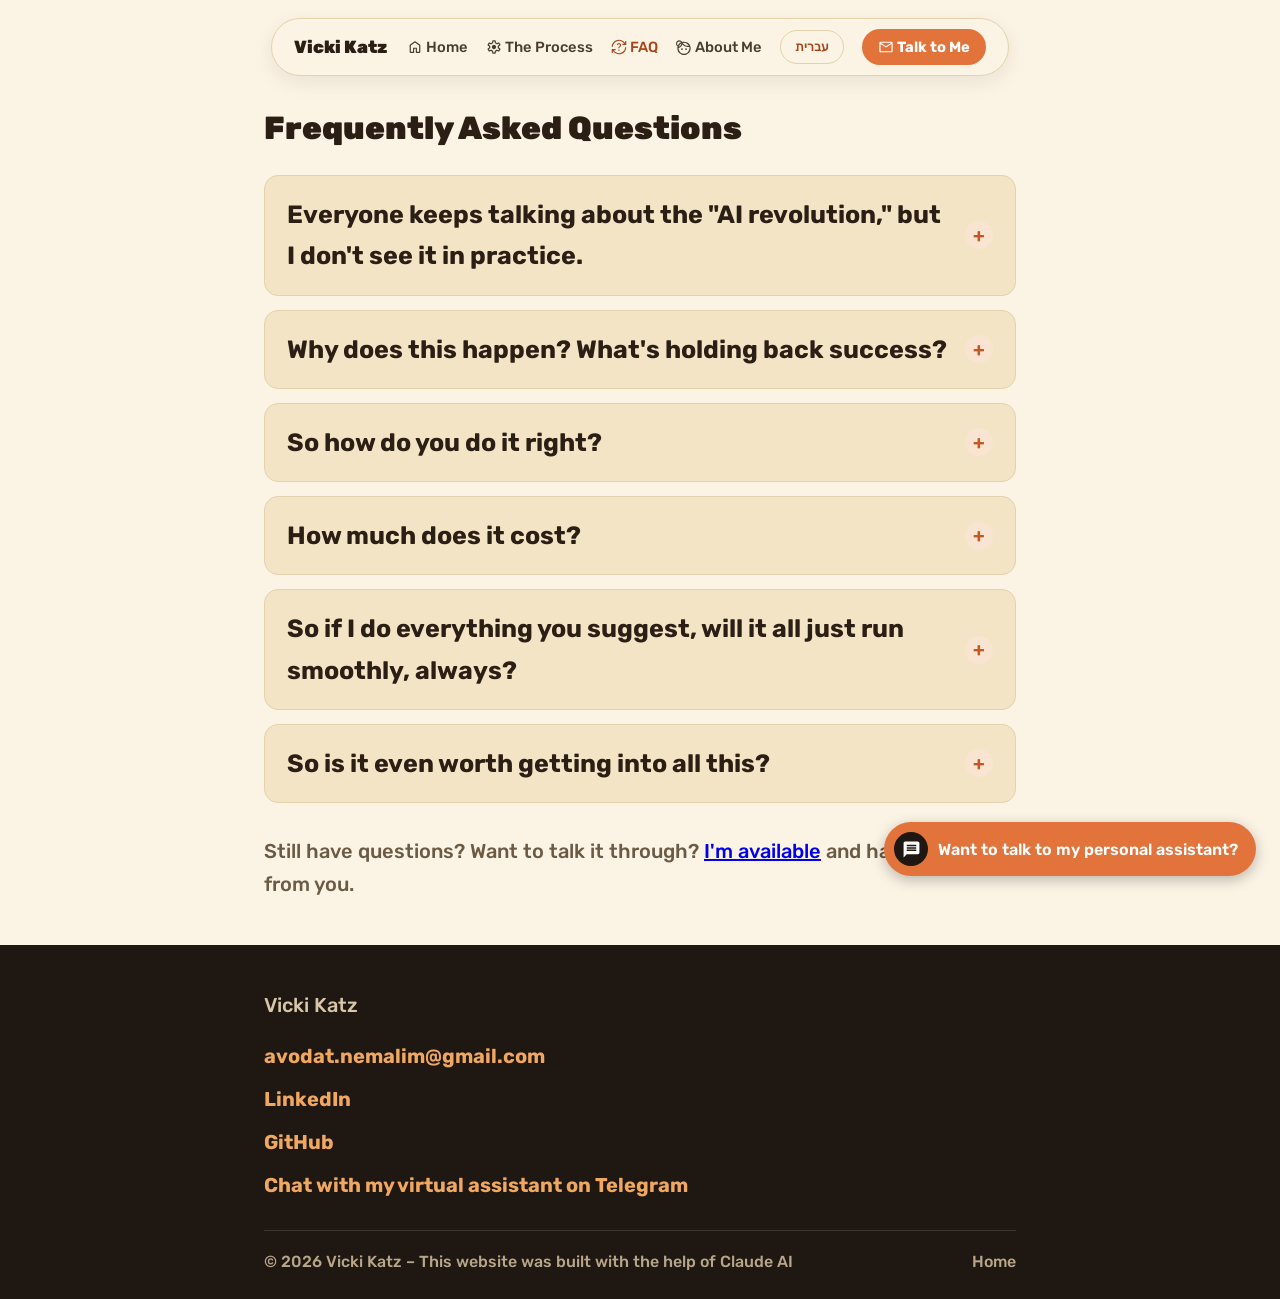
<file: en/faq.html>
<!DOCTYPE html>
<html lang="en" dir="ltr">
<head>
  <meta charset="UTF-8">
  <meta name="viewport" content="width=device-width, initial-scale=1.0">
  <title>FAQ — Vicki Katz</title>
  <meta name="description" content="Frequently asked questions about working with AI: what's achievable, how much it costs, and what about mistakes and failures.">
  <link rel="canonical" href="https://vickatz.com/en/faq.html">
  <link rel="alternate" hreflang="he" href="https://vickatz.com/faq.html">
  <link rel="alternate" hreflang="en" href="https://vickatz.com/en/faq.html">
  <link rel="alternate" hreflang="x-default" href="https://vickatz.com/faq.html">
  <meta property="og:type" content="website">
  <meta property="og:locale" content="en_US">
  <meta property="og:site_name" content="Vicki Katz">
  <meta property="og:url" content="https://vickatz.com/en/faq.html">
  <meta property="og:title" content="FAQ — Vicki Katz">
  <meta property="og:description" content="Frequently asked questions about working with AI: what's achievable, how much it costs, and what about mistakes and failures.">
  <meta property="og:image" content="https://vickatz.com/pics/og-image.jpg">
  <meta property="og:image:width" content="1200">
  <meta property="og:image:height" content="630">
  <meta name="twitter:card" content="summary_large_image">
  <meta name="twitter:image" content="https://vickatz.com/pics/og-image.jpg">
  <link rel="preconnect" href="https://fonts.googleapis.com">
  <link rel="preconnect" href="https://fonts.gstatic.com" crossorigin>
  <link href="https://fonts.googleapis.com/css2?family=Rubik:wght@400;500;700;900&display=swap" rel="stylesheet">
  <link rel="stylesheet" href="../css/style.css?v=19">
  <link rel="icon" type="image/svg+xml" href="../favicon.svg">
</head>
<body>

  <header class="site-header">
    <div class="container">
      <a class="brand" href="index.html">Vicki Katz</a>
      <nav class="main-nav">
        <a href="index.html" class="nav-link"><svg class="nav-icon" viewBox="0 -960 960 960" fill="currentColor" aria-hidden="true"><path d="M231.72-191.72h130.4v-211.61q0-15.17 10.61-25.77 10.6-10.61 25.77-10.61h163.33q14.79 0 25.42 10.61 10.63 10.6 10.63 25.77v211.61h130.4v-373.22L480-751.05 231.72-564.94v373.22Zm-72.42 0v-373.16q0-17.33 7.38-32.48 7.37-15.15 21.46-25.44l248.28-186.33q19.39-14.58 43.54-14.58t43.62 14.58L771.86-622.8q14.16 10.29 21.58 25.44 7.42 15.15 7.42 32.48v373.16q0 30.11-21.2 51.27-21.2 21.15-51.38 21.15h-163.5q-15.16 0-25.77-10.61-10.6-10.6-10.6-25.77v-214.56h-96.82v214.56q0 15.17-10.62 25.77-10.61 10.61-25.38 10.61H231.58q-29.95 0-51.11-21.15-21.17-21.16-21.17-51.27ZM480-471.76Z"/></svg>Home</a>
        <a href="index.html#services" class="nav-link"><svg class="nav-icon" viewBox="0 -960 960 960" fill="currentColor" aria-hidden="true"><path d="M417.25-79.97q-16.03 0-28.29-10.19-12.26-10.19-14.26-26.39l-13.67-90.07q-15.41-5.79-33.25-15.65-17.85-9.87-30.91-20.16l-81.93 36.66q-15.63 6.91-31.34 1.77-15.71-5.14-24.18-19.64L96.84-334.41q-8.64-13.97-5.11-29.88 3.54-15.92 17.17-26.4l75.43-56.16q-1.43-7.35-1.76-15.9-.34-8.55-.34-17.25 0-6.87.42-16.24.42-9.37 1.84-18.24l-74.93-55.09q-13.86-10.07-17.53-25.94-3.67-15.87 5.31-30.58l62.08-110.19q8.58-14.1 24.37-19.44 15.78-5.34 31.08 1.23l83.64 37.34q11.9-9.81 28.72-19.47 16.81-9.66 33.8-15.44l13.67-91.82q2-16.44 14.34-26.71t28.71-10.27h125q16.03 0 28.29 10.27 12.26 10.27 14.6 26.71l13.48 90.22q15.92 6.04 33.03 15.62 17.1 9.58 29.65 20.89l83.59-37.34q15.3-6.57 30.68-1.23 15.37 5.34 24.18 19.44l62.9 110.19q8.49 14.54 4.82 30.77t-17.2 25.75l-77 55.09q1.09 8.2 1.67 16.82.58 8.62.58 17.66 0 9.04-.62 17.58-.62 8.55-1.8 16.4l76.34 55.09q13.86 9.86 17.36 26.09 3.5 16.22-4.98 30.43l-62.07 110.77q-8.92 14.26-24.7 19.52-15.79 5.26-31.09-1.65l-82.98-37.33q-11.89 10.13-27.71 19.67-15.81 9.53-34.47 16.64l-13.66 90.24q-2.34 16.2-14.6 26.39-12.26 10.19-28.29 10.19h-125.5Zm22.52-72.42h79.51l14.73-110.18q31.91-8 59.68-23.96t50.94-40.09l104.09 45 36.77-66.49-91.44-67.19q3.83-16.32 6.49-32.23 2.66-15.91 2.66-32.47 0-16.74-2.07-32.4-2.08-15.65-7.08-32.3l91.76-67.86-36.43-66.49-104.68 45.33q-21.5-24.22-50.01-41.41-28.52-17.2-60.68-22.79l-13.59-110.36h-80.68l-13.18 110.11q-34.56 7.6-61.78 23.21-27.23 15.6-51.3 40.91l-102.61-45-37.35 66.49 90.37 66.12q-4.33 17.32-6.83 33.34-2.49 16.03-2.49 32.57 0 16.6 2.24 32.75 2.25 16.14 6.58 33.47l-89.87 66.2 37.43 66.49 102.36-44.58q24.41 24.64 52.59 40.59 28.18 15.94 60.66 23.78l13.21 109.44ZM478.84-350q53.77 0 91.77-38.05 38-38.05 38-92T570.57-572q-38.03-38-91.96-38-54.42 0-92.21 38.05-37.79 38.05-37.79 92T386.4-388q37.79 38 92.44 38Zm.99-130.5Z"/></svg>The Process</a>
        <a href="faq.html" class="nav-link active"><svg class="nav-icon" viewBox="0 -960 960 960" fill="currentColor" aria-hidden="true"><path d="M479.76-40.36q-110 0-209.08-59.04-99.09-59.04-160.38-143.5v93.42q0 14.62-10.09 24.53-10.08 9.92-24.36 9.92-14.62 0-24.7-9.92-10.09-9.91-10.09-24.53v-174.93q0-15.33 10.53-25.85 10.52-10.52 25.85-10.52h174.93q14.28 0 24.37 10.08 10.08 10.08 10.08 24.7t-10.08 24.53q-10.09 9.92-24.37 9.92h-91.22q50 73.39 137.86 127.55 87.87 54.17 180.75 54.17 143.41 0 248.7-95.45 105.29-95.45 119.89-236.4 1.41-14.37 11.53-24.46 10.12-10.1 24.9-10.1 13.54 0 23.87 9.52 10.34 9.52 9.34 23.06-7.55 85.2-44.48 158.89-36.92 73.68-95.83 128.05-58.92 54.36-135.43 85.36t-162.49 31Zm.24-809.47q-143.41 0-248.7 95.61-105.29 95.62-119.73 236.57-1.57 14.37-11.69 24.29-10.12 9.93-24.57 9.93-14.11 0-24.2-9.83-10.1-9.83-8.76-24.02 7.06-84.08 43.9-157.48 36.84-73.41 95.68-127.69 58.85-54.28 135.31-85.57Q393.7-919.3 480-919.3q110 0 209.32 59.36 99.33 59.36 160.14 143.51v-93.43q0-14.77 10.13-24.77 10.12-10.01 24.73-10.01 14.61 0 24.61 10.01 10.01 10 10.01 24.77v174.93q0 15.34-10.53 25.69-10.52 10.36-25.52 10.36H707.96q-14.61 0-24.7-9.92-10.08-9.92-10.08-24.53 0-14.62 10.08-24.7 10.09-10.09 24.7-10.09h90.89q-49.89-73.6-138.23-127.66-88.34-54.05-180.62-54.05Zm26.77 588.99q12.51-12.34 12.51-29.73 0-17.38-12.51-29.56-12.51-12.19-29.73-12.19-17.21 0-29.6 12.39t-12.39 29.6q0 17.22 12.39 29.53 12.39 12.3 29.6 12.3 17.22 0 29.73-12.34Zm45.17-230.33q28.26-28.42 42.11-53.47 13.84-25.06 13.84-54.77 0-51.5-36.22-82.53-36.22-31.04-89.65-31.04-40.88 0-73.51 16.81-32.64 16.81-52.7 48.37-7.89 11.64-3.36 24.64 4.53 13.01 17.4 18 12.29 5.07 24.92-.41 12.63-5.48 22.08-16.3 12.36-13.36 28.77-20.88 16.4-7.53 35.52-7.53 26.5 0 44.69 14.84 18.18 14.83 18.18 40.33 0 19.28-11.6 37.07-11.6 17.8-32.13 37.08-30.16 28.13-42.11 46.99-11.95 18.85-14.95 44.43-2.08 13.87 7.6 23.88 9.68 10.02 23.14 10.02 13.54 0 22.76-9.56 9.22-9.56 13.19-23.19 3.74-15.89 13.55-30.19 9.8-14.31 28.48-32.59Z"/></svg>FAQ</a>
        <a href="background.html" class="nav-link"><svg class="nav-icon" viewBox="0 -960 960 960" fill="currentColor" aria-hidden="true"><path d="M321.01-321.41q-15.2-15.29-15.2-37.35 0-22.06 15.3-37.26t37.35-15.2q22.06 0 37.26 15.29 15.21 15.3 15.21 37.36t-15.3 37.26q-15.3 15.2-37.35 15.2-22.06 0-37.27-15.3Zm243.93 0q-15.2-15.29-15.2-37.35 0-22.06 15.3-37.26 15.29-15.2 37.35-15.2 22.06 0 37.34 15.29 15.28 15.3 15.28 37.36t-15.37 37.26q-15.38 15.2-37.44 15.2-22.05 0-37.26-15.3ZM480-72.39q136.97 0 232.41-95.26 95.44-95.25 95.44-232.4 0-24.81-3.67-48.43-3.67-23.61-10.33-44.4-20.34 5.16-41.86 7.24-21.53 2.09-46.34 2.09-93.72 0-176.94-38.89T386.56-633.18q-32.85 78.37-93.62 136.85-60.77 58.48-140.31 90.01v6.53q0 137.11 95.26 232.25Q343.15-72.39 480-72.39Zm-82-647.14q73.5 91.03 147.14 130.95 73.64 39.91 162.27 39.91 20.97 0 34.45-1.33 13.47-1.33 29.47-5.5-43.66-77.5-118.97-126T479.87-730q-22.54 0-44.2 3.25Q414-723.5 398-719.53ZM160.33-481q47.84-20.83 102.42-79.25t80.92-140.58q-79.17 37.5-121.42 94.08T160.33-481ZM398-719.5Zm-54.33 18.67ZM120.61-575.06q29.61-60.66 76.62-107.83 47.01-47.17 107.87-77.07-18.04-25.02-45.96-39.76-27.92-14.74-60.86-14.74-55.64 0-94.02 38.52-38.39 38.52-38.39 94.35 0 33.16 14.66 60.9 14.65 27.74 40.08 45.63ZM324.35-31.48Q251.48-63 197.21-117.04q-54.28-54.04-85.72-127.03-31.44-72.98-31.44-155.96 0-29.63 4.28-58.27 4.27-28.64 12.33-55.48-43.33-25.93-69.41-70.08Q1.18-628.02 1.18-681.6q0-82.43 57.43-139.99 57.42-57.56 139.65-57.56 52.7 0 96.98 25.81 44.29 25.81 70.98 69.76 26.85-8.06 55.45-12.33 28.6-4.28 58.83-4.28 82.74 0 155.51 31.59 72.78 31.6 127.04 85.66 54.26 54.06 85.7 127.04 31.44 72.97 31.44 155.95 0 82.97-31.5 155.82t-85.6 127.09q-54.11 54.24-127 85.65Q563.2.03 480.2.03q-82.99 0-155.85-31.51Zm-127.23-651.4Z"/></svg>About Me</a>
        <a class="lang-switch" href="../faq.html">עברית</a>
        <a class="nav-cta" href="mailto:avodat.nemalim@gmail.com"><svg class="nav-icon" viewBox="0 -960 960 960" fill="currentColor" aria-hidden="true"><path d="M152.39-159.3q-29.62 0-51.02-21.4-21.4-21.41-21.4-51.02v-496.56q0-29.68 21.4-51.13 21.4-21.45 51.02-21.45h655.22q29.68 0 51.13 21.45 21.45 21.45 21.45 51.13v496.56q0 29.61-21.45 51.02-21.45 21.4-51.13 21.4H152.39Zm655.22-502.84L499.48-461.48q-5.02 2.65-9.6 4.31-4.58 1.66-9.88 1.66-5.3 0-9.88-1.66-4.58-1.66-9.27-4.31L152.39-662.14v430.42h655.22v-430.42ZM480-518.28l324.28-210H156.39l323.61 210ZM152.39-662.14v8.3-47.34.68-27.78 27.62-.89V-653.79v-8.33 430.4-430.42Z"/></svg>Talk to Me</a>
      </nav>
    </div>
  </header>

  <main>
    <section id="faq">
      <div class="container">
        <h2>Frequently Asked Questions</h2>

        <div class="faq-list">
          <details class="faq-item">
            <summary class="faq-question">
              <span class="faq-question-text">Everyone keeps talking about the "AI revolution," but I don't see it in practice.</span>
              <span class="faq-toggle" aria-hidden="true">+</span>
            </summary>
            <div class="faq-answer">
              <p>That's true. The year is 2026, and someone still has to sit down and manually copy data from one system to another. You're not the only one in this — it's happening everywhere, including mega-organizations that invest heavily in AI. A recent survey found that only about 40% of those who began implementing AI solutions saw an actual improvement in cost savings, and even in those cases, the savings were no more than about ten percent. On top of that, roughly half of small business owners still describe themselves as just "experimenting" with AI, without it actually doing the day-to-day work. Further reading — an article published in <a href="https://www.themarker.com/technation/2026-07-07/ty-article/.highlight/0000019f-36ac-d7f3-a99f-bfbc1a980000?gift=531ef2bd32f2493f8ed10ab72f25e131" target="_blank" rel="noopener">TheMarker (Hebrew)</a>.</p>
            </div>
          </details>

          <details class="faq-item">
            <summary class="faq-question">
              <span class="faq-question-text">Why does this happen? What's holding back success?</span>
              <span class="faq-toggle" aria-hidden="true">+</span>
            </summary>
            <div class="faq-answer">
              <p>Many companies and organizations implemented AI-based solutions, only to end up disappointed with the results. About 48% reported that their main obstacle was scattered, inconsistent data — in plain terms, "a mess across their information systems." The logic is simple: even if you bring into your business a smart tool that can perform complex operations, it can't be accurate or reliable as long as it's running its calculations on faulty data. That's why I put special emphasis on the data-review stage in my process: it's not a prep step before the "real work" — it's an essential part of the path to success. <a href="https://www.techradar.com/pro/ai-is-messy-heres-how-to-clean-up-your-data-before-it-derails-your-strategy" target="_blank" rel="noopener">More on how to properly organize your data ←</a></p>
              <p>Alongside that, it's important to remember that AI isn't a perfect technology. It's prone to hallucinations, mistakes, and sometimes does things that are just plain strange — much like a person. Any workflow that incorporates AI has to account for that, and include mechanisms for double-checking or human intervention. <a href="https://www.digitalapplied.com/blog/ai-model-hallucination-rate-benchmarks-2026-study" target="_blank" rel="noopener">Further reading</a>.</p>
            </div>
          </details>

          <details class="faq-item">
            <summary class="faq-question">
              <span class="faq-question-text">So how do you do it right?</span>
              <span class="faq-toggle" aria-hidden="true">+</span>
            </summary>
            <div class="faq-answer">
              <p>The simplest and safest way is to start small. Every business or organization has to deal with repetitive manual tasks that eat up valuable time — things like typing the same piece of data into several places, copying data from one table into a periodic report, finding duplicate entries, summarizing documents, and so on. The idea is to pick one such task that's relatively easy to automate, define a process for it that includes a self-check mechanism, and once it's set up and working, watch the results over time. Working well? We move on to the next thing. <a href="https://hbr.org/2026/07/when-developing-an-ai-strategy-beware-the-urgency-trap" target="_blank" rel="noopener">Further reading</a>.</p>
            </div>
          </details>

          <details class="faq-item">
            <summary class="faq-question">
              <span class="faq-question-text">How much does it cost?</span>
              <span class="faq-toggle" aria-hidden="true">+</span>
            </summary>
            <div class="faq-answer">
              <p>Almost anything is technically possible — it's all a question of time and price. A few hundred shekels, or many thousands? The answer depends on the specific solution chosen for you. Sometimes a cheap, simple solution that covers 70% of the problem is the right choice, rather than a "perfect" solution that's more complex to build — and therefore more expensive.</p>
              <p>There are almost always two layers of cost: a one-time setup cost (building the solution, connecting the systems), and alongside it an ongoing cost, if subscriptions to complementary services are needed. Another thing worth watching out for is over-enthusiasm: new AI tools promising solutions to common problems pop up online every day, and without noticing, you can end up paying a bit of subscription fee here, a bit there, until it adds up to a meaningful chunk of your budget (you can find an example of exactly that <a href="https://medium.com/illumination/the-ai-subscription-stack-that-now-costs-more-than-rent-3dcb056cbbcb" target="_blank" rel="noopener">here</a>).</p>
              <p>Part of my job is exactly to prevent that from happening to you: choosing in advance only the tools that are truly necessary, and building a realistic budget that accounts for ongoing costs too — not just the initial investment.</p>
            </div>
          </details>

          <details class="faq-item">
            <summary class="faq-question">
              <span class="faq-question-text">So if I do everything you suggest, will it all just run smoothly, always?</span>
              <span class="faq-toggle" aria-hidden="true">+</span>
            </summary>
            <div class="faq-answer">
              <p>You can significantly reduce the chances of errors and failures, but you can't guarantee 100% success 100% of the time. In fact, the one thing you can guarantee in advance is that at some point, something will go wrong. Don't forget that every piece of technology, without exception, is:</p>
              <ul>
                <li>Sensitive to power outages</li>
                <li>Prone to server crashes</li>
                <li>Occasionally hit by failed version updates</li>
                <li>Exposed to cyberattacks</li>
                <li>A favorite target for abuse by especially energetic house cats</li>
              </ul>
              <p>My suggestion is not to treat AI as a flawless super-intelligence, but as a smart, hardworking team member who usually does excellent work, but every once in a while gets confused, or doesn't show up because she's not feeling well.</p>
            </div>
          </details>

          <details class="faq-item">
            <summary class="faq-question">
              <span class="faq-question-text">So is it even worth getting into all this?</span>
              <span class="faq-toggle" aria-hidden="true">+</span>
            </summary>
            <div class="faq-answer">
              <p>The decision is entirely yours, of course. But if you put together everything that comes out of the research and real-world experience, you can define four principles that significantly increase your chances of success:</p>
              <ul>
                <li>Bring comprehensive order to all your knowledge bases and data</li>
                <li>Precisely define the problem that's eating up too much time and resources</li>
                <li>Build a solution specific to that problem — within your budget</li>
                <li>Keep your finger on the pulse — regularly check the AI's output, and make sure it's not making mistakes in the places that really matter for your business</li>
              </ul>
            </div>
          </details>
        </div>

        <p class="steps-followup">Still have questions? Want to talk it through? <a href="mailto:avodat.nemalim@gmail.com">I'm available</a> and happy to hear from you.</p>
      </div>
    </section>
  </main>

  <footer class="site-footer">
    <div class="container">
      <p class="footer-lead">Vicki Katz</p>
      <ul class="contact-list">
        <li><a href="mailto:avodat.nemalim@gmail.com">avodat.nemalim@gmail.com</a></li>
        <li><a href="https://www.linkedin.com/in/vickatz-avodat-nemalim/" target="_blank" rel="noopener">LinkedIn</a></li>
        <li><a href="https://github.com/Barbalisious" target="_blank" rel="noopener">GitHub</a></li>
        <li><a href="https://t.me/Robot_dinero_bot" target="_blank" rel="noopener">Chat with my virtual assistant on Telegram</a></li>
      </ul>
      <div class="footer-bottom">
        <span>© 2026 Vicki Katz – This website was built with the help of Claude AI</span>
        <a href="index.html">Home</a>
      </div>
    </div>
  </footer>

  <button type="button" id="webchat-cta-banner" class="chat-cta-banner">
    <span class="chat-cta-icon">
      <svg viewBox="0 -960 960 960" fill="currentColor" aria-hidden="true"><path d="M240-400h480v-80H240v80Zm0-120h480v-80H240v80Zm0-120h480v-80H240v80ZM80-80v-720q0-33 23.5-56.5T160-880h640q33 0 56.5 23.5T880-800v480q0 33-23.5 56.5T800-240H240L80-80Z"/></svg>
    </span>
    <span>Want to talk to my personal assistant?</span>
  </button>

  <script src="../js/webchat-widget.js?v=19" defer></script>
</body>
</html>
</file>
<file: css/style.css>
/* ---------- Design tokens: Warm Rustic palette ---------- */
:root {
  --bg: #FBF3E4;          /* soft cream background */
  --surface: #F3E4C6;     /* light tan surface (cards, chips) */
  --text: #2B1E14;        /* warm near-black brown, body text */
  --text-muted: #6B5A44;  /* warm muted brown-gray */
  --accent: #E2733A;      /* coral-orange, primary accent (backgrounds/buttons only) */
  --accent-dark: #C25A26; /* darker coral, hover state */
  --accent-text: #A8451A; /* accent text on light bg — meets WCAG AA 4.5:1 (accent alone is only 2.82:1) */
  --olive: #55552B;       /* olive green, secondary accent */
  --brick: #6E2A1C;       /* dark brick red, dramatic accent */
  --dark-bg: #1E1712;     /* near-black warm brown, dark sections */
  --dark-text: #F3E4C6;   /* cream text on dark sections */
  --border: #E3D2AC;      /* warm border tone */
  --olive-tint: #E2DBC8;  /* olive, lightened for section backgrounds */
  --brick-tint: #E6D5C6;  /* brick, lightened for section backgrounds */
  --accent-tint: #F8E4D0; /* coral accent, lightened for section backgrounds */
  --radius: 14px;
  --max-width: 800px;
  --font: "Rubik", -apple-system, "Segoe UI", Roboto, "Helvetica Neue", Arial, sans-serif;

  /* ---------- Type scale: 1.25 ratio between each level ---------- */
  --fs-small: 16px;
  --fs-body: 20px;
  --fs-h3: 25px;
  --fs-h2: 32px;
  --fs-h1-max: 40px;
}

* { box-sizing: border-box; }

html, body {
  margin: 0;
  padding: 0;
  scroll-behavior: smooth;
}

body {
  background: var(--bg);
  color: var(--text);
  font-family: var(--font);
  line-height: 1.65;
  font-size: var(--fs-body);
  font-weight: 500;
}

.container {
  max-width: var(--max-width);
  margin-inline: auto;
  padding-inline: 24px;
}

/* ---------- Floating pill header ---------- */
header.site-header {
  position: sticky;
  top: 18px;
  z-index: 100;
  display: flex;
  justify-content: center;
  padding-inline: 16px;
}

.site-header .container {
  display: flex;
  align-items: center;
  justify-content: space-between;
  gap: 20px;
  flex-wrap: wrap;
  background: var(--bg);
  border: 1px solid var(--border);
  border-radius: 999px;
  padding: 10px 22px;
  box-shadow: 0 6px 20px rgba(43, 30, 20, 0.08);
  max-width: fit-content;
}

@media (max-width: 640px) {
  .site-header .container {
    max-width: calc(100vw - 32px);
    border-radius: 24px;
    flex-direction: column;
    align-items: center;
    padding: 16px 18px;
  }

  nav.main-nav {
    flex-wrap: wrap;
    justify-content: center;
    row-gap: 12px;
  }
}

.brand {
  font-weight: 900;
  font-size: 1.1rem;
  color: var(--text);
  text-decoration: none;
}

nav.main-nav {
  display: flex;
  align-items: center;
  gap: 18px;
  font-size: 0.92rem;
}

nav.main-nav a {
  display: inline-flex;
  align-items: center;
  gap: 3px;
  color: var(--text);
  text-decoration: none;
  opacity: 0.85;
  font-weight: 500;
}

.nav-icon {
  flex: 0 0 auto;
  width: 16px;
  height: 16px;
  display: block;
}

nav.main-nav a:hover { opacity: 1; color: var(--accent-text); }

nav.main-nav a.lang-switch {
  border: 1px solid var(--border);
  border-radius: 999px;
  padding: 5px 14px;
  font-size: 0.82rem;
  color: var(--accent-text);
  opacity: 1;
}

nav.main-nav a.lang-switch:hover {
  background: var(--accent);
  color: #fff;
  border-color: var(--accent);
}

nav.main-nav a.nav-link.active {
  opacity: 1;
  color: var(--accent-text);
}

nav.main-nav a.nav-cta {
  background: var(--accent);
  color: #fff;
  border-radius: 999px;
  padding: 6px 16px;
  opacity: 1;
  font-weight: 700;
}

nav.main-nav a.nav-cta:hover {
  background: var(--accent-dark);
  color: #fff;
}

/* ---------- Hero ---------- */
.hero {
  padding-block: 64px 48px;
}

.hero h1 {
  font-family: var(--font);
  font-weight: 900;
  margin: 0 0 22px;
  color: var(--text);
}

/* Each sentence must stay on its own single line, never wrapping to a
   second line — font-size scales down with viewport width to keep the
   longer sentence intact on narrow screens. */
.hero-line {
  display: block;
  font-size: clamp(1.3rem, 5.2vw, 2.5rem);
  line-height: 1.4;
  white-space: nowrap;
}

@media (max-width: 480px) {
  .hero-line {
    font-size: clamp(1rem, 5.8vw, 2.5rem);
    white-space: normal;
  }
}

.hero-content {
  display: flex;
  align-items: stretch;
  gap: 28px;
}

.hero-portrait {
  flex: 0 0 auto;
  width: 220px;
  border-radius: var(--radius);
  overflow: hidden;
}

.hero-portrait img {
  display: block;
  width: 100%;
  height: 100%;
  object-fit: cover;
}

.hero-text {
  flex: 1 1 auto;
  min-width: 0;
}

@media (max-width: 640px) {
  .hero-content {
    flex-direction: column;
  }

  .hero-portrait {
    width: 140px;
    height: auto;
    align-self: flex-start;
  }

  .hero-portrait img {
    height: auto;
  }
}

.hero-subhead {
  margin: 0 0 28px;
  max-width: 34em;
  font-size: var(--fs-h3);
  font-weight: 700;
}

.hero-services-list {
  list-style: none;
  margin: 0;
  padding: 0;
  display: flex;
  flex-direction: column;
  gap: 18px;
}

.hero-services-list li {
  display: flex;
  align-items: flex-start;
  gap: 12px;
}

.service-icon {
  flex: 0 0 auto;
  width: 28px;
  height: 28px;
  color: var(--accent);
}

.service-icon svg {
  display: block;
  width: 100%;
  height: 100%;
}

.service-text {
  font-size: var(--fs-body);
  color: var(--text);
}

.service-text strong {
  display: block;
  font-size: var(--fs-h3);
  font-weight: 700;
  line-height: 1.15;
  color: var(--text);
}

/* ---------- Sections ---------- */
section {
  padding-block: 44px;
  border-top: 1px solid var(--border);
}

section:first-of-type { border-top: none; }

section h2 {
  font-weight: 900;
  font-size: var(--fs-h2);
  margin: 0 0 20px;
}

section h3 {
  font-weight: 700;
  font-size: var(--fs-h3);
  margin: 28px 0 8px;
}

section p {
  margin: 0 0 14px;
  color: var(--text);
}

section p.muted {
  color: var(--text-muted);
  font-size: var(--fs-small);
}

/* ---------- "Talk to me" box ---------- */
.contact-box {
  padding-block: 44px;
}

.contact-card {
  background: var(--accent-tint);
  border-radius: var(--radius);
  padding: 32px 28px;
  text-align: center;
}

.contact-card p {
  font-size: var(--fs-h3);
  font-weight: 700;
  margin: 0 0 20px;
}

.btn {
  display: inline-block;
  background: var(--accent);
  color: #fff;
  text-decoration: none;
  font-weight: 700;
  padding: 12px 28px;
  border-radius: 999px;
  transition: background 0.2s ease;
}

.btn:hover {
  background: var(--accent-dark);
  color: #fff;
}

/* ---------- "How it works" steps (static, no scroll-driven reveal) ---------- */
.steps-section {
  padding-block: 44px;
}

.steps-header {
  margin-bottom: 32px;
}

.steps-header h2 {
  margin: 0 0 8px;
}

.steps-header p {
  color: var(--text-muted);
  margin: 0;
}

.steps-list {
  display: flex;
  flex-direction: column;
  gap: 28px;
}

.step-item {
  display: flex;
  align-items: flex-start;
  gap: 18px;
}

.steps-followup {
  margin: 32px 0 0;
  color: var(--text-muted);
}

.step-num {
  flex: 0 0 auto;
  width: 40px;
  height: 40px;
  border-radius: 50%;
  background: var(--accent-tint);
  color: var(--accent-dark);
  display: flex;
  align-items: center;
  justify-content: center;
  font-weight: 900;
  font-size: 0.95rem;
}

.step-body h3 {
  margin: 0 0 4px;
}

.step-body p {
  margin: 0;
}

/* ---------- Dark section (visual rhythm break) ---------- */
section.section-dark {
  background: var(--dark-bg);
  color: var(--dark-text);
}

section.section-dark h2 {
  color: var(--dark-text);
}

section.section-dark p,
section.section-dark p.muted {
  color: #D8C7A8;
}

section.section-dark .contact-list a,
section.section-dark .cta-line a {
  color: #F0A860;
}

section.section-dark .contact-note {
  color: #B8A688;
}

section.section-dark .btn {
  background: var(--accent);
}

/* ---------- Chips (tools) ---------- */
.chips {
  display: flex;
  flex-wrap: wrap;
  gap: 10px;
  margin-top: 10px;
}

.chip {
  background: var(--surface);
  border: 1px solid var(--border);
  border-radius: 999px;
  padding: 6px 14px;
  font-size: var(--fs-small);
  color: var(--olive);
  font-weight: 500;
}

/* ---------- Contact ---------- */
.contact-list {
  list-style: none;
  padding: 0;
  margin: 18px 0 0;
  display: flex;
  flex-direction: column;
  gap: 10px;
}

.contact-list a {
  color: var(--accent-text);
  text-decoration: none;
  font-weight: 700;
}

.contact-list a:hover { text-decoration: underline; }

.contact-note {
  color: var(--text-muted);
  font-size: var(--fs-small);
}

.cta-line {
  margin-top: 26px;
  font-weight: 700;
}

.cta-line a {
  color: var(--accent-text);
  text-decoration: none;
}

.cta-line a:hover { text-decoration: underline; }

/* ---------- Source / citation note ---------- */
.source-note {
  border-inline-start: 3px solid var(--accent);
  padding-inline-start: 14px;
  color: var(--text-muted);
  font-size: var(--fs-small);
}

.scroll-invite {
  text-align: center;
  color: var(--text-muted);
  margin-top: 30px;
  font-size: var(--fs-small);
}

/* ---------- Two-path CTA (About section) ---------- */
.path-grid {
  display: grid;
  grid-template-columns: repeat(2, 1fr);
  gap: 18px;
  margin-top: 32px;
}

.path-card {
  background: var(--surface);
  border: 1px solid var(--border);
  border-radius: var(--radius);
  padding: 22px;
}

.path-card h3 {
  margin: 0 0 8px;
}

.path-card p {
  color: var(--text-muted);
  font-size: var(--fs-small);
  margin: 0;
}

/* ---------- FAQ accordion ---------- */
.faq-list {
  display: flex;
  flex-direction: column;
  gap: 14px;
}

.faq-item {
  background: var(--surface);
  border: 1px solid var(--border);
  border-radius: var(--radius);
  overflow: hidden;
}

.faq-question {
  display: flex;
  align-items: center;
  justify-content: space-between;
  gap: 16px;
  padding: 18px 22px;
  cursor: pointer;
  list-style: none;
  font-weight: 700;
  font-size: var(--fs-h3);
  color: var(--text);
}

.faq-question::-webkit-details-marker { display: none; }
.faq-question::marker { content: ""; }

.faq-question:hover { color: var(--accent-dark); }

.faq-toggle {
  flex: 0 0 auto;
  width: 28px;
  height: 28px;
  border-radius: 50%;
  background: var(--accent-tint);
  color: var(--accent-dark);
  display: flex;
  align-items: center;
  justify-content: center;
  font-size: 1.2rem;
  line-height: 1;
  font-weight: 700;
  transition: transform 0.2s ease;
}

.faq-item[open] .faq-toggle {
  transform: rotate(45deg);
}

.faq-answer {
  padding: 0 22px 20px;
}

.faq-answer p {
  margin: 0 0 12px;
  color: var(--text);
}

.faq-answer p:last-child { margin-bottom: 0; }

.faq-answer ul {
  margin: 0;
  padding-inline-start: 20px;
}

.faq-answer li { margin-bottom: 8px; }

.faq-answer li:last-child { margin-bottom: 0; }

.faq-answer sup {
  font-size: 0.7em;
  color: var(--text-muted);
}

/* ---------- FAQ sources ---------- */
.faq-sources {
  margin-top: 36px;
}

.faq-sources h3 {
  margin: 0 0 12px;
  font-size: var(--fs-small);
  font-weight: 700;
  color: var(--text);
}

.faq-sources ol {
  margin: 0;
  padding-inline-start: 20px;
}

.faq-sources li { margin-bottom: 6px; }

.faq-sources li:last-child { margin-bottom: 0; }

/* ---------- Site footer (dark) ---------- */
.site-footer {
  background: var(--dark-bg);
  color: var(--dark-text);
  padding-block: 44px 24px;
}

.site-footer .footer-lead {
  color: #D8C7A8;
  font-size: var(--fs-body);
  margin: 0 0 18px;
}

.site-footer .contact-list a {
  color: #F0A860;
}

.site-footer .footer-bottom {
  margin-top: 28px;
  padding-top: 18px;
  border-top: 1px solid rgba(243, 228, 198, 0.15);
  display: flex;
  align-items: center;
  justify-content: space-between;
  font-size: var(--fs-small);
  color: #B8A688;
}

.site-footer .footer-bottom a {
  color: #B8A688;
  text-decoration: none;
}

/* ---------- Chat CTA banner (bottom-right) ---------- */
/* עד 19.8.2026 זה היה קישור ישיר לטלגרם (.telegram-banner) - עכשיו זה
   הכפתור שפותח את שיחת ה-web-chat בעמוד עצמו (ראו webchat-widget.js).
   הניסוח נשאר זהה במכוון; טלגרם עצמו זז לאזכור משני בפוטר. */
.chat-cta-banner {
  position: fixed;
  bottom: 24px;
  right: 24px;
  z-index: 999;
  display: flex;
  align-items: center;
  gap: 10px;
  max-width: calc(100vw - 32px);
  padding: 10px 18px 10px 10px;
  border: none;
  border-radius: 999px;
  background: var(--accent);
  color: #fff;
  font-family: var(--font);
  font-weight: 600;
  font-size: 16px;
  text-decoration: none;
  cursor: pointer;
  box-shadow: 0 4px 14px rgba(0, 0, 0, 0.25);
  transition: transform 0.15s ease, box-shadow 0.15s ease, background 0.15s ease;
}

.chat-cta-banner:hover,
.chat-cta-banner:focus-visible {
  background: var(--accent-dark);
  transform: scale(1.03);
  box-shadow: 0 6px 18px rgba(0, 0, 0, 0.3);
}

.chat-cta-icon {
  display: flex;
  align-items: center;
  justify-content: center;
  flex-shrink: 0;
  width: 34px;
  height: 34px;
  border-radius: 50%;
  background: var(--dark-bg);
}

.chat-cta-icon svg {
  width: 19px;
  height: 19px;
  fill: #fff;
}

@media (max-width: 600px) {
  .chat-cta-banner {
    bottom: 16px;
    right: 16px;
    left: 16px;
    max-width: none;
    font-size: 15px;
  }
}

.site-footer .footer-bottom a:hover {
  color: #F0A860;
}

/* ---------- Web-chat widget (panel) ---------- */
/* נפתח ליד ה-CTA שמפעיל אותו (.chat-cta-banner, bottom-right). */
.webchat-panel {
  position: fixed;
  bottom: 92px;
  right: 24px;
  z-index: 999;
  width: 340px;
  max-width: calc(100vw - 32px);
  height: 460px;
  max-height: calc(100vh - 140px);
  display: flex;
  flex-direction: column;
  background: var(--bg);
  border: 1px solid var(--border);
  border-radius: var(--radius);
  box-shadow: 0 10px 34px rgba(43, 30, 20, 0.28);
  overflow: hidden;
  opacity: 0;
  transform: translateY(12px);
  pointer-events: none;
  transition: opacity 0.15s ease, transform 0.15s ease;
}

.webchat-panel.webchat-panel-open {
  opacity: 1;
  transform: translateY(0);
  pointer-events: auto;
}

.webchat-header {
  flex: 0 0 auto;
  display: flex;
  align-items: center;
  justify-content: space-between;
  padding: 14px 18px;
  background: var(--dark-bg);
  color: var(--dark-text);
  font-weight: 700;
  font-size: var(--fs-small);
}

.webchat-close {
  background: transparent;
  border: none;
  color: inherit;
  font-size: 1rem;
  line-height: 1;
  cursor: pointer;
  padding: 4px;
  opacity: 0.8;
}

.webchat-close:hover { opacity: 1; }

.webchat-messages {
  flex: 1 1 auto;
  overflow-y: auto;
  padding: 16px;
  display: flex;
  flex-direction: column;
  gap: 10px;
}

.webchat-msg {
  /* align-self קבוע ל-flex-start (לא stretch) כדי שההודעה תתכווץ לתוכן
     שלה - המיקום האמיתי (ימין/שמאל) נקבע למטה ע"י margin-left/margin-right
     פיזיים, לא ע"י flex-start/flex-end שהם "לוגיים" והופכים כיוון לפי
     dir="rtl"/"ltr" של העמוד. רוצים תמיד: פונה מימין, בוט משמאל - בשתי
     השפות, בלי היפוך. */
  align-self: flex-start;
  max-width: 82%;
  padding: 9px 13px;
  border-radius: 14px;
  font-size: var(--fs-small);
  line-height: 1.5;
  overflow-wrap: break-word;
}

.webchat-msg-bot {
  margin-inline: 0;
  margin-right: auto;
  margin-left: 0;
  background: var(--surface);
  color: var(--text);
  border: 1px solid var(--border);
}

.webchat-msg-user {
  margin-inline: 0;
  margin-left: auto;
  margin-right: 0;
  background: var(--accent);
  color: #fff;
}

.webchat-typing {
  opacity: 0.75;
  font-style: italic;
}

.webchat-form {
  flex: 0 0 auto;
  display: flex;
  gap: 8px;
  padding: 12px;
  border-top: 1px solid var(--border);
  background: var(--bg);
}

.webchat-input {
  flex: 1 1 auto;
  min-width: 0;
  border: 1px solid var(--border);
  border-radius: 999px;
  padding: 9px 14px;
  font-family: var(--font);
  font-size: var(--fs-small);
  background: #fff;
  color: var(--text);
}

.webchat-input:focus-visible {
  outline: 2px solid var(--accent);
  outline-offset: 1px;
}

.webchat-send {
  flex: 0 0 auto;
  background: var(--accent);
  color: #fff;
  border: none;
  border-radius: 999px;
  padding: 9px 18px;
  font-weight: 700;
  font-size: var(--fs-small);
  font-family: var(--font);
  cursor: pointer;
  transition: background 0.15s ease;
}

.webchat-send:hover { background: var(--accent-dark); }

.webchat-send:disabled {
  opacity: 0.6;
  cursor: default;
}

@media (max-width: 600px) {
  /* בנייד הפאנל הופך למודל מסך-מלא, ולא קופסה צפה עם bottom/height קבועים.
     הסיבה: 100vh בדפדפני מובייל מחושב לפי ה-layout viewport, שלא מצטמצם
     כשהמקלדת נפתחת - אז max-height ישן (calc(100vh - 140px)) נשאר "גבוה"
     מדי ביחס למה שבאמת נראה מעל המקלדת, וההאדר + ההודעה הראשונה נדחקים
     מעל לשטח הנראה. עם inset:0 + height מבוסס --webchat-vh (מחושב ב-JS
     דרך visualViewport, ראו webchat-widget.js) הפאנל תמיד ממלא בדיוק את
     השטח הנראה בפועל, מקלדת פתוחה או לא. */
  .webchat-panel {
    top: 0;
    right: 0;
    left: 0;
    bottom: 0;
    width: 100%;
    max-width: none;
    height: 100vh; /* fallback לדפדפנים ישנים */
    height: 100dvh; /* דורס אם dvh נתמך */
    height: var(--webchat-vh, 100dvh); /* דורס אם JS חישב ערך מדויק */
    max-height: none;
    border-radius: 0;
  }
}
</file>
